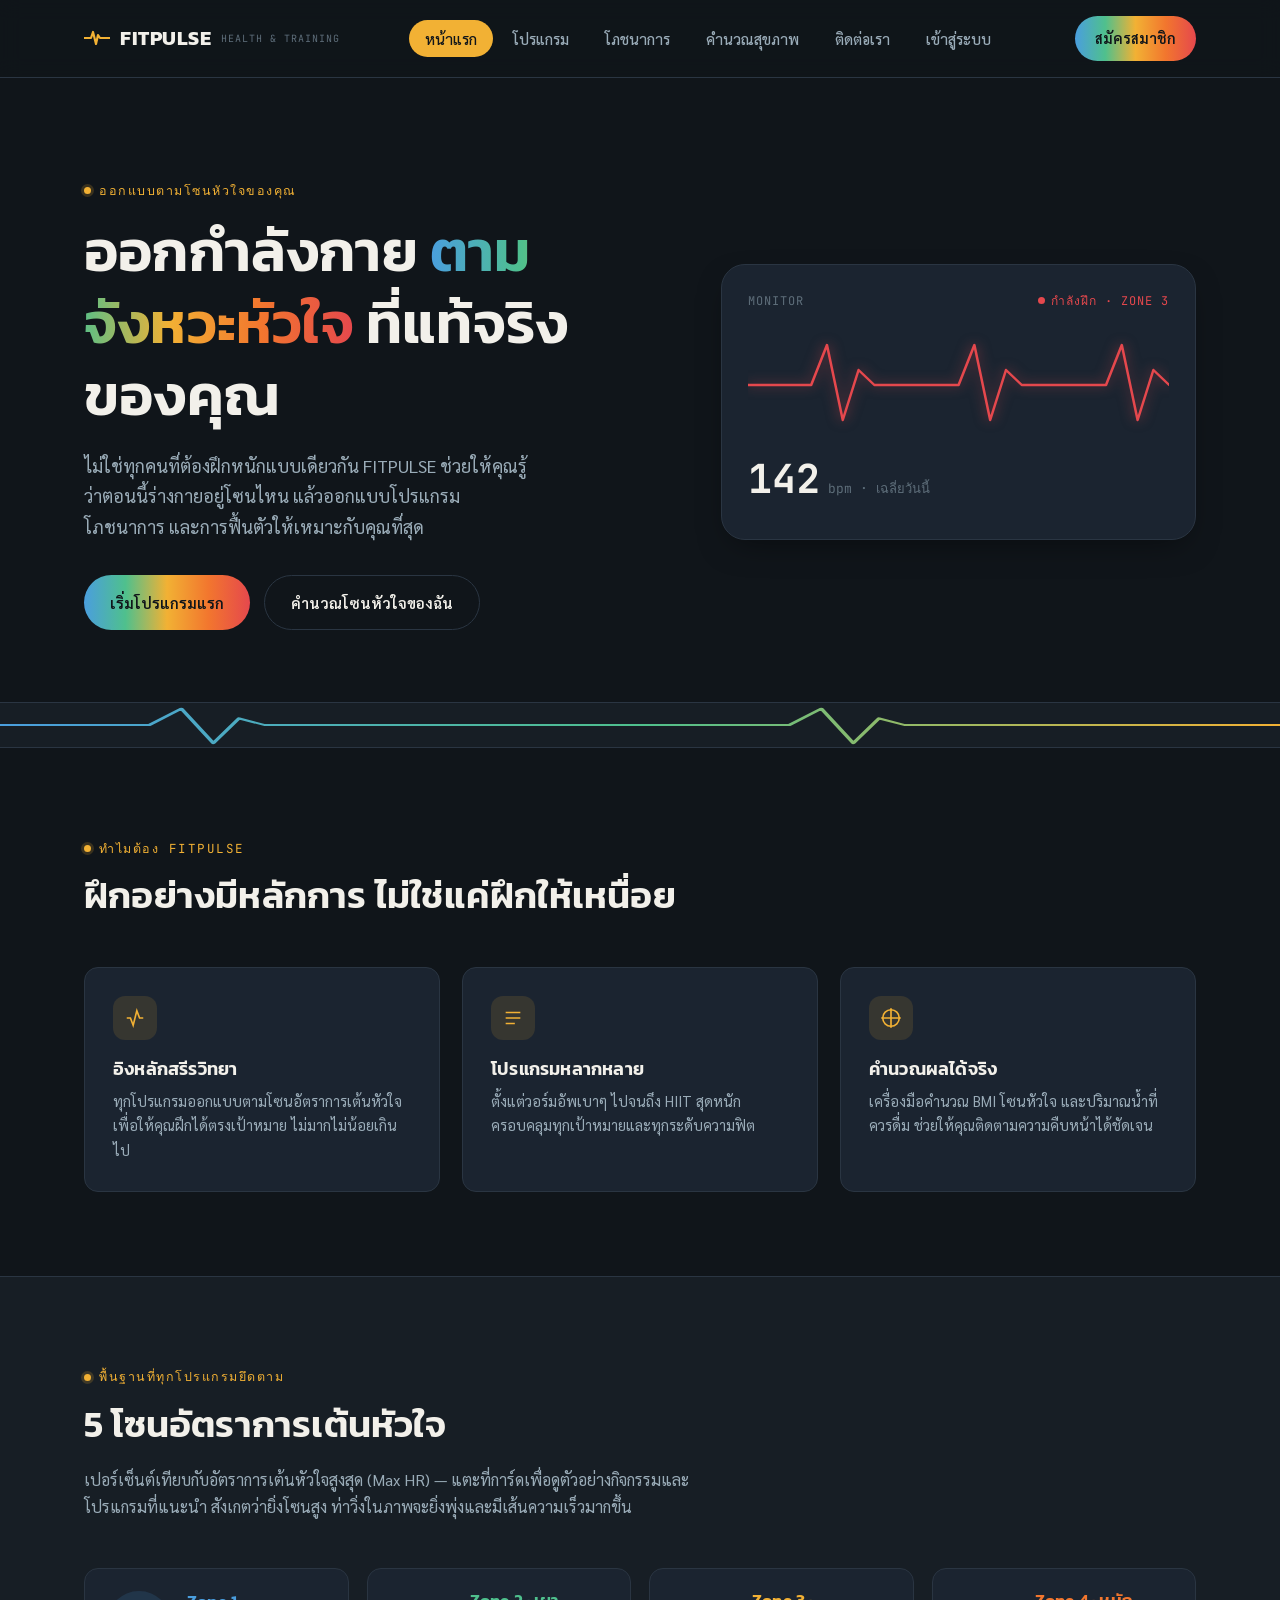
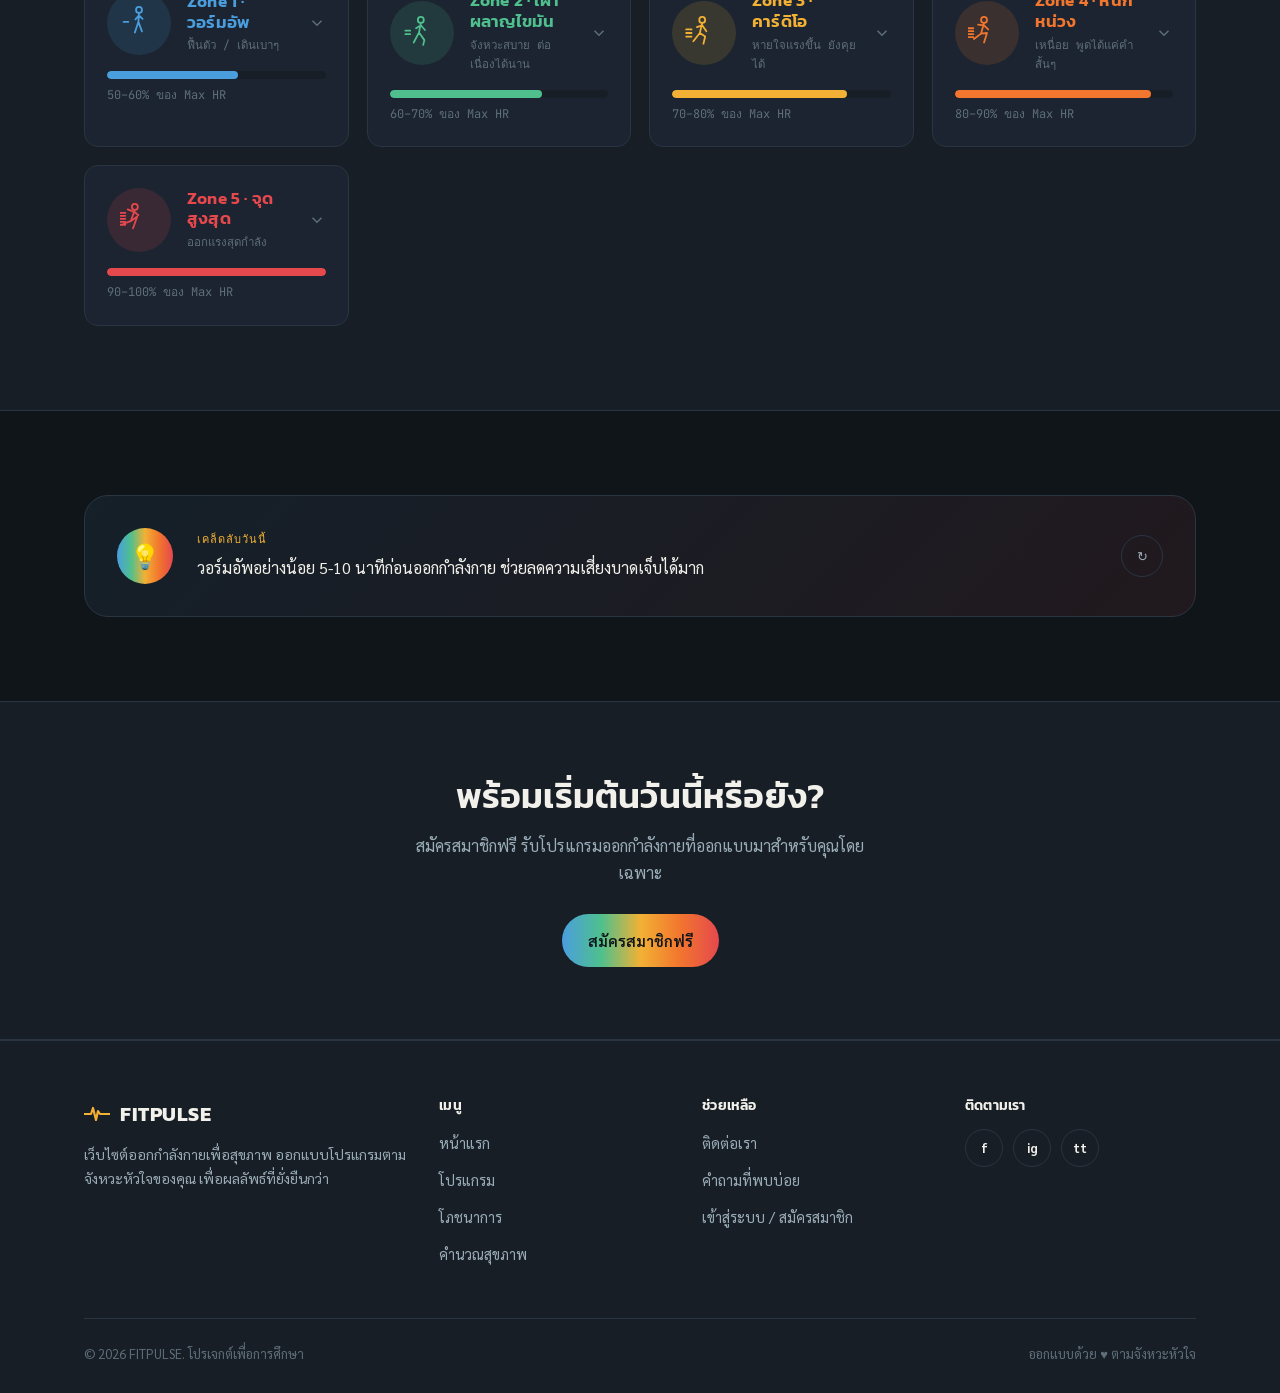
<file: index.html>
<!DOCTYPE html>
<html lang="th">
<head>
<meta charset="UTF-8">
<meta name="viewport" content="width=device-width, initial-scale=1.0">
<title>FITPULSE — ออกกำลังกายตามจังหวะหัวใจคุณ</title>
<meta name="description" content="FITPULSE เว็บไซต์ออกกำลังกายเพื่อสุขภาพ โปรแกรมฝึก โภชนาการ และเครื่องคำนวณสุขภาพ ออกแบบตามโซนอัตราการเต้นหัวใจ">
<link rel="icon" href="data:image/svg+xml,<svg xmlns=%22http://www.w3.org/2000/svg%22 viewBox=%220 0 100 100%22><text y=%22.9em%22 font-size=%2290%22>💓</text></svg>">
<link rel="stylesheet" href="style.css">
</head>
<body>

<!-- ============== HEADER ============== -->
<header class="site-header">
  <nav class="nav">
    <a href="index.html" class="brand">
      <svg class="brand-pulse" viewBox="0 0 26 20"><path d="M0,10 L7,10 L9,4 L12,16 L14,7 L16,10 L26,10"/></svg>
      FITPULSE <small>HEALTH &amp; TRAINING</small>
    </a>
    <ul class="nav-links">
      <li><a href="index.html">หน้าแรก</a></li>
      <li><a href="programs.html">โปรแกรม</a></li>
      <li><a href="nutrition.html">โภชนาการ</a></li>
      <li><a href="calculator.html">คำนวณสุขภาพ</a></li>
      <li><a href="contact.html">ติดต่อเรา</a></li>
      <li><a href="login.html" id="navAuthLink">เข้าสู่ระบบ</a></li>
    </ul>
    <a href="login.html" class="nav-cta" id="navCta">สมัครสมาชิก</a>
    <button class="nav-toggle" aria-label="เปิดเมนู"><span></span><span></span><span></span></button>
  </nav>
</header>

<!-- ============== HERO ============== -->
<section class="hero">
  <div class="container hero-grid">
    <div>
      <span class="eyebrow">ออกแบบตามโซนหัวใจของคุณ</span>
      <h1>ออกกำลังกาย <span class="accent">ตามจังหวะหัวใจ</span> ที่แท้จริงของคุณ</h1>
      <p class="lead">ไม่ใช่ทุกคนที่ต้องฝึกหนักแบบเดียวกัน FITPULSE ช่วยให้คุณรู้ว่าตอนนี้ร่างกายอยู่โซนไหน แล้วออกแบบโปรแกรม โภชนาการ และการฟื้นตัวให้เหมาะกับคุณที่สุด</p>
      <div class="hero-actions">
        <a href="programs.html" class="btn btn-primary">เริ่มโปรแกรมแรก</a>
        <a href="calculator.html" class="btn btn-ghost">คำนวณโซนหัวใจของฉัน</a>
      </div>
    </div>
    <div class="hero-monitor">
      <div class="hero-monitor-head">
        <span>MONITOR</span>
        <span class="live">กำลังฝึก · Zone 3</span>
      </div>
      <svg viewBox="0 0 400 110" preserveAspectRatio="none">
        <path class="ekg-line" d="M0,60 L60,60 L75,20 L90,95 L105,45 L120,60 L200,60 L215,20 L230,95 L245,45 L260,60 L340,60 L355,20 L370,95 L385,45 L400,60"/>
      </svg>
      <div class="hero-bpm"><span class="num">142</span><span class="unit">bpm · เฉลี่ยวันนี้</span></div>
    </div>
  </div>
</section>

<!-- ============== PULSE DIVIDER ============== -->
<div class="pulse-divider">
  <svg viewBox="0 0 1200 46" preserveAspectRatio="none">
    <defs>
      <linearGradient id="zoneGrad" x1="0" y1="0" x2="1" y2="0">
        <stop offset="0%" stop-color="#4A9EDE"/><stop offset="25%" stop-color="#4FC08D"/>
        <stop offset="50%" stop-color="#F2B134"/><stop offset="75%" stop-color="#F2762E"/>
        <stop offset="100%" stop-color="#E5484D"/>
      </linearGradient>
    </defs>
    <path d="M0,23 L70,23 L85,6 L100,42 L112,16 L124,23 L370,23 L385,6 L400,42 L412,16 L424,23 L670,23 L685,6 L700,42 L712,16 L724,23 L970,23 L985,6 L1000,42 L1012,16 L1024,23 L1200,23"/>
  </svg>
</div>

<!-- ============== FEATURES ============== -->
<section>
  <div class="container">
    <div class="section-head reveal">
      <span class="eyebrow">ทำไมต้อง FITPULSE</span>
      <h2>ฝึกอย่างมีหลักการ ไม่ใช่แค่ฝึกให้เหนื่อย</h2>
    </div>
    <div class="grid-3">
      <div class="card reveal">
        <div class="icon"><svg viewBox="0 0 24 24"><path d="M3 12h4l3 8 4-16 3 8h4"/></svg></div>
        <h3>อิงหลักสรีรวิทยา</h3>
        <p>ทุกโปรแกรมออกแบบตามโซนอัตราการเต้นหัวใจ เพื่อให้คุณฝึกได้ตรงเป้าหมาย ไม่มากไม่น้อยเกินไป</p>
      </div>
      <div class="card reveal">
        <div class="icon"><svg viewBox="0 0 24 24"><path d="M4 6h16M4 12h16M4 18h10"/></svg></div>
        <h3>โปรแกรมหลากหลาย</h3>
        <p>ตั้งแต่วอร์มอัพเบาๆ ไปจนถึง HIIT สุดหนัก ครอบคลุมทุกเป้าหมายและทุกระดับความฟิต</p>
      </div>
      <div class="card reveal">
        <div class="icon"><svg viewBox="0 0 24 24"><path d="M12 2v20M2 12h20" stroke-linecap="round"/><circle cx="12" cy="12" r="9"/></svg></div>
        <h3>คำนวณผลได้จริง</h3>
        <p>เครื่องมือคำนวณ BMI โซนหัวใจ และปริมาณน้ำที่ควรดื่ม ช่วยให้คุณติดตามความคืบหน้าได้ชัดเจน</p>
      </div>
    </div>
  </div>
</section>

<!-- ============== HEART ZONES ============== -->
<section style="background:var(--bg-alt); border-top:1px solid var(--line); border-bottom:1px solid var(--line);">
  <div class="container">
    <div class="section-head reveal">
      <span class="eyebrow">พื้นฐานที่ทุกโปรแกรมยึดตาม</span>
      <h2>5 โซนอัตราการเต้นหัวใจ</h2>
      <p>เปอร์เซ็นต์เทียบกับอัตราการเต้นหัวใจสูงสุด (Max HR) — แตะที่การ์ดเพื่อดูตัวอย่างกิจกรรมและโปรแกรมที่แนะนำ สังเกตว่ายิ่งโซนสูง ท่าวิ่งในภาพจะยิ่งพุ่งและมีเส้นความเร็วมากขึ้น</p>
    </div>
    <div class="zone-cards reveal">

      <div class="zone-card" style="--accent:var(--zone1); --accent-bg:rgba(74,158,222,0.14);" tabindex="0" role="button" aria-expanded="false">
        <div class="zone-card-top">
          <div class="zone-illustration">
            <svg viewBox="0 0 64 64"><circle cx="32" cy="10" r="5"/><path d="M32,15 L31,30 M31,30 L25,48 M31,30 L37,46 M32,19 L26,26 M32,19 L38,25"/><path d="M6,30 L14,30"/></svg>
          </div>
          <div class="zone-card-title"><h3>Zone 1 · วอร์มอัพ</h3><span>ฟื้นตัว / เดินเบาๆ</span></div>
          <svg class="chevron" width="18" height="18" viewBox="0 0 24 24" fill="none" stroke="var(--text-faint)" stroke-width="2"><path d="M6 9l6 6 6-6"/></svg>
        </div>
        <div class="zone-card-bar"><div class="zone-card-bar-fill" style="width:60%"></div></div>
        <div class="zone-card-pct">50–60% ของ Max HR</div>
        <div class="zone-card-detail">
          <p>ความหนักต่ำสุด ใช้พูดคุยได้เป็นประโยคยาวๆ สบายๆ เหมาะเป็นช่วงวอร์มอัพก่อนฝึกหนัก หรือฟื้นตัวหลังฝึกหนักในวันถัดมา</p>
          <div class="zone-examples"><span>เดินเร็ว</span><span>ยืดเหยียด</span><span>โยคะเบาๆ</span></div>
          <a href="programs.html?filter=warmup" class="zone-link">ดูโปรแกรมในโซนนี้ →</a>
        </div>
      </div>

      <div class="zone-card" style="--accent:var(--zone2); --accent-bg:rgba(79,192,141,0.14);" tabindex="0" role="button" aria-expanded="false">
        <div class="zone-card-top">
          <div class="zone-illustration">
            <svg viewBox="0 0 64 64"><circle cx="30" cy="10" r="5"/><path d="M30,15 L27,31 M27,31 L18,48 M27,31 L36,44 L34,52 M30,19 L22,24 M30,19 L37,27"/><path d="M4,28 L12,28 M4,34 L12,34"/></svg>
          </div>
          <div class="zone-card-title"><h3>Zone 2 · เผาผลาญไขมัน</h3><span>จังหวะสบาย ต่อเนื่องได้นาน</span></div>
          <svg class="chevron" width="18" height="18" viewBox="0 0 24 24" fill="none" stroke="var(--text-faint)" stroke-width="2"><path d="M6 9l6 6 6-6"/></svg>
        </div>
        <div class="zone-card-bar"><div class="zone-card-bar-fill" style="width:70%"></div></div>
        <div class="zone-card-pct">60–70% ของ Max HR</div>
        <div class="zone-card-detail">
          <p>โซนที่ร่างกายใช้ไขมันเป็นพลังงานหลักได้อย่างมีประสิทธิภาพ ยังพูดเป็นประโยคสั้นๆ ได้ เหมาะทำบ่อยโดยไม่เหนื่อยล้าสะสม</p>
          <div class="zone-examples"><span>ปั่นจักรยาน</span><span>เดินเร็วขึ้นเนิน</span><span>ว่ายน้ำช้าๆ</span></div>
          <a href="programs.html?filter=cardio" class="zone-link">ดูโปรแกรมในโซนนี้ →</a>
        </div>
      </div>

      <div class="zone-card" style="--accent:var(--zone3); --accent-bg:rgba(242,177,52,0.14);" tabindex="0" role="button" aria-expanded="false">
        <div class="zone-card-top">
          <div class="zone-illustration">
            <svg viewBox="0 0 64 64"><circle cx="29" cy="10" r="5"/><path d="M29,15 L25,32 M25,32 L14,46 M25,32 L34,38 L31,50 M29,19 L20,22 M29,19 L36,29"/><path d="M2,26 L11,26 M2,32 L11,32 M2,38 L11,38"/></svg>
          </div>
          <div class="zone-card-title"><h3>Zone 3 · คาร์ดิโอ</h3><span>หายใจแรงขึ้น ยังคุยได้</span></div>
          <svg class="chevron" width="18" height="18" viewBox="0 0 24 24" fill="none" stroke="var(--text-faint)" stroke-width="2"><path d="M6 9l6 6 6-6"/></svg>
        </div>
        <div class="zone-card-bar"><div class="zone-card-bar-fill" style="width:80%"></div></div>
        <div class="zone-card-pct">70–80% ของ Max HR</div>
        <div class="zone-card-detail">
          <p>ความหนักปานกลาง-สูง พูดได้แค่ประโยคสั้นๆ ช่วยเสริมความอึดของหัวใจและปอดได้ดี เป็นโซนหลักของการฝึกคาร์ดิโอทั่วไป</p>
          <div class="zone-examples"><span>วิ่งเหยาะ</span><span>ปั่นจักรยานเร็ว</span><span>เต้นแอโรบิก</span></div>
          <a href="programs.html?filter=cardio" class="zone-link">ดูโปรแกรมในโซนนี้ →</a>
        </div>
      </div>

      <div class="zone-card" style="--accent:var(--zone4); --accent-bg:rgba(242,118,46,0.14);" tabindex="0" role="button" aria-expanded="false">
        <div class="zone-card-top">
          <div class="zone-illustration">
            <svg viewBox="0 0 64 64"><circle cx="27" cy="10" r="5"/><path d="M27,15 L22,33 M22,33 L10,42 M22,33 L32,32 L27,48 M27,19 L17,18 M27,19 L34,26"/><path d="M0,24 L9,24 M0,29 L9,29 M0,34 L9,34 M0,39 L9,39"/></svg>
          </div>
          <div class="zone-card-title"><h3>Zone 4 · หนักหน่วง</h3><span>เหนื่อย พูดได้แค่คำสั้นๆ</span></div>
          <svg class="chevron" width="18" height="18" viewBox="0 0 24 24" fill="none" stroke="var(--text-faint)" stroke-width="2"><path d="M6 9l6 6 6-6"/></svg>
        </div>
        <div class="zone-card-bar"><div class="zone-card-bar-fill" style="width:90%"></div></div>
        <div class="zone-card-pct">80–90% ของ Max HR</div>
        <div class="zone-card-detail">
          <p>ความหนักสูง ใช้พลังงานจากคาร์โบไฮเดรตเป็นหลัก ช่วยเพิ่มความแข็งแรงและอัตราเผาผลาญ ไม่เหมาะฝึกติดต่อกันนานในโซนนี้</p>
          <div class="zone-examples"><span>เวทเทรนนิ่ง</span><span>วิ่งขึ้นเขา</span><span>คอร์เทรนนิ่งหนัก</span></div>
          <a href="programs.html?filter=strength" class="zone-link">ดูโปรแกรมในโซนนี้ →</a>
        </div>
      </div>

      <div class="zone-card" style="--accent:var(--zone5); --accent-bg:rgba(229,72,77,0.14);" tabindex="0" role="button" aria-expanded="false">
        <div class="zone-card-top">
          <div class="zone-illustration">
            <svg viewBox="0 0 64 64"><circle cx="25" cy="10" r="5"/><path d="M25,15 L18,34 M18,34 L6,38 M18,34 L29,26 L22,46 M25,19 L13,14 M25,19 L31,24"/><path d="M0,20 L9,20 M0,25 L9,25 M0,30 L9,30 M0,35 L9,35 M0,40 L9,40"/></svg>
          </div>
          <div class="zone-card-title"><h3>Zone 5 · จุดสูงสุด</h3><span>ออกแรงสุดกำลัง</span></div>
          <svg class="chevron" width="18" height="18" viewBox="0 0 24 24" fill="none" stroke="var(--text-faint)" stroke-width="2"><path d="M6 9l6 6 6-6"/></svg>
        </div>
        <div class="zone-card-bar"><div class="zone-card-bar-fill" style="width:100%"></div></div>
        <div class="zone-card-pct">90–100% ของ Max HR</div>
        <div class="zone-card-detail">
          <p>ความหนักสูงสุด พูดแทบไม่ได้ ใช้ได้แค่ช่วงสั้นๆ ไม่กี่สิบวินาที เหมาะกับ HIIT หรือสปรินต์ ไม่เหมาะสำหรับผู้เริ่มต้นหรือมีปัญหาหัวใจ</p>
          <div class="zone-examples"><span>สปรินต์</span><span>HIIT</span><span>ยกน้ำหนักสูงสุด</span></div>
          <a href="programs.html?filter=hiit" class="zone-link">ดูโปรแกรมในโซนนี้ →</a>
        </div>
      </div>

    </div>
  </div>
</section>

<!-- ============== TIP OF THE DAY ============== -->
<section>
  <div class="container">
    <div class="tip-box reveal">
      <div class="tip-icon">💡</div>
      <div>
        <span class="tip-label">เคล็ดลับวันนี้</span>
        <p id="tipText">กำลังโหลดเคล็ดลับ...</p>
      </div>
      <button class="tip-refresh" id="tipRefresh" aria-label="สุ่มเคล็ดลับใหม่">↻</button>
    </div>
  </div>
</section>

<!-- ============== CTA ============== -->
<div class="cta-band">
  <div class="container">
    <h2 class="reveal">พร้อมเริ่มต้นวันนี้หรือยัง?</h2>
    <p class="reveal">สมัครสมาชิกฟรี รับโปรแกรมออกกำลังกายที่ออกแบบมาสำหรับคุณโดยเฉพาะ</p>
    <a href="contact.html" class="btn btn-primary reveal">สมัครสมาชิกฟรี</a>
  </div>
</div>

<!-- ============== FOOTER ============== -->
<footer class="site-footer">
  <div class="container">
    <div class="footer-grid">
      <div>
        <a href="index.html" class="brand" style="margin-bottom:12px;">
          <svg class="brand-pulse" viewBox="0 0 26 20"><path d="M0,10 L7,10 L9,4 L12,16 L14,7 L16,10 L26,10"/></svg>
          FITPULSE
        </a>
        <p style="font-size:14px;">เว็บไซต์ออกกำลังกายเพื่อสุขภาพ ออกแบบโปรแกรมตามจังหวะหัวใจของคุณ เพื่อผลลัพธ์ที่ยั่งยืนกว่า</p>
      </div>
      <div>
        <h4>เมนู</h4>
        <ul>
          <li><a href="index.html">หน้าแรก</a></li>
          <li><a href="programs.html">โปรแกรม</a></li>
          <li><a href="nutrition.html">โภชนาการ</a></li>
          <li><a href="calculator.html">คำนวณสุขภาพ</a></li>
        </ul>
      </div>
      <div>
        <h4>ช่วยเหลือ</h4>
        <ul>
          <li><a href="contact.html">ติดต่อเรา</a></li>
          <li><a href="contact.html#faq">คำถามที่พบบ่อย</a></li>
          <li><a href="login.html">เข้าสู่ระบบ / สมัครสมาชิก</a></li>
        </ul>
      </div>
      <div>
        <h4>ติดตามเรา</h4>
        <div class="social-row">
          <a href="#" aria-label="Facebook">f</a>
          <a href="#" aria-label="Instagram">ig</a>
          <a href="#" aria-label="TikTok">tt</a>
        </div>
      </div>
    </div>
    <div class="footer-bottom">
      <span>© 2026 FITPULSE. โปรเจกต์เพื่อการศึกษา</span>
      <span>ออกแบบด้วย ♥ ตามจังหวะหัวใจ</span>
    </div>
  </div>
</footer>

<script src="script.js"></script>
</body>
</html>
</file>
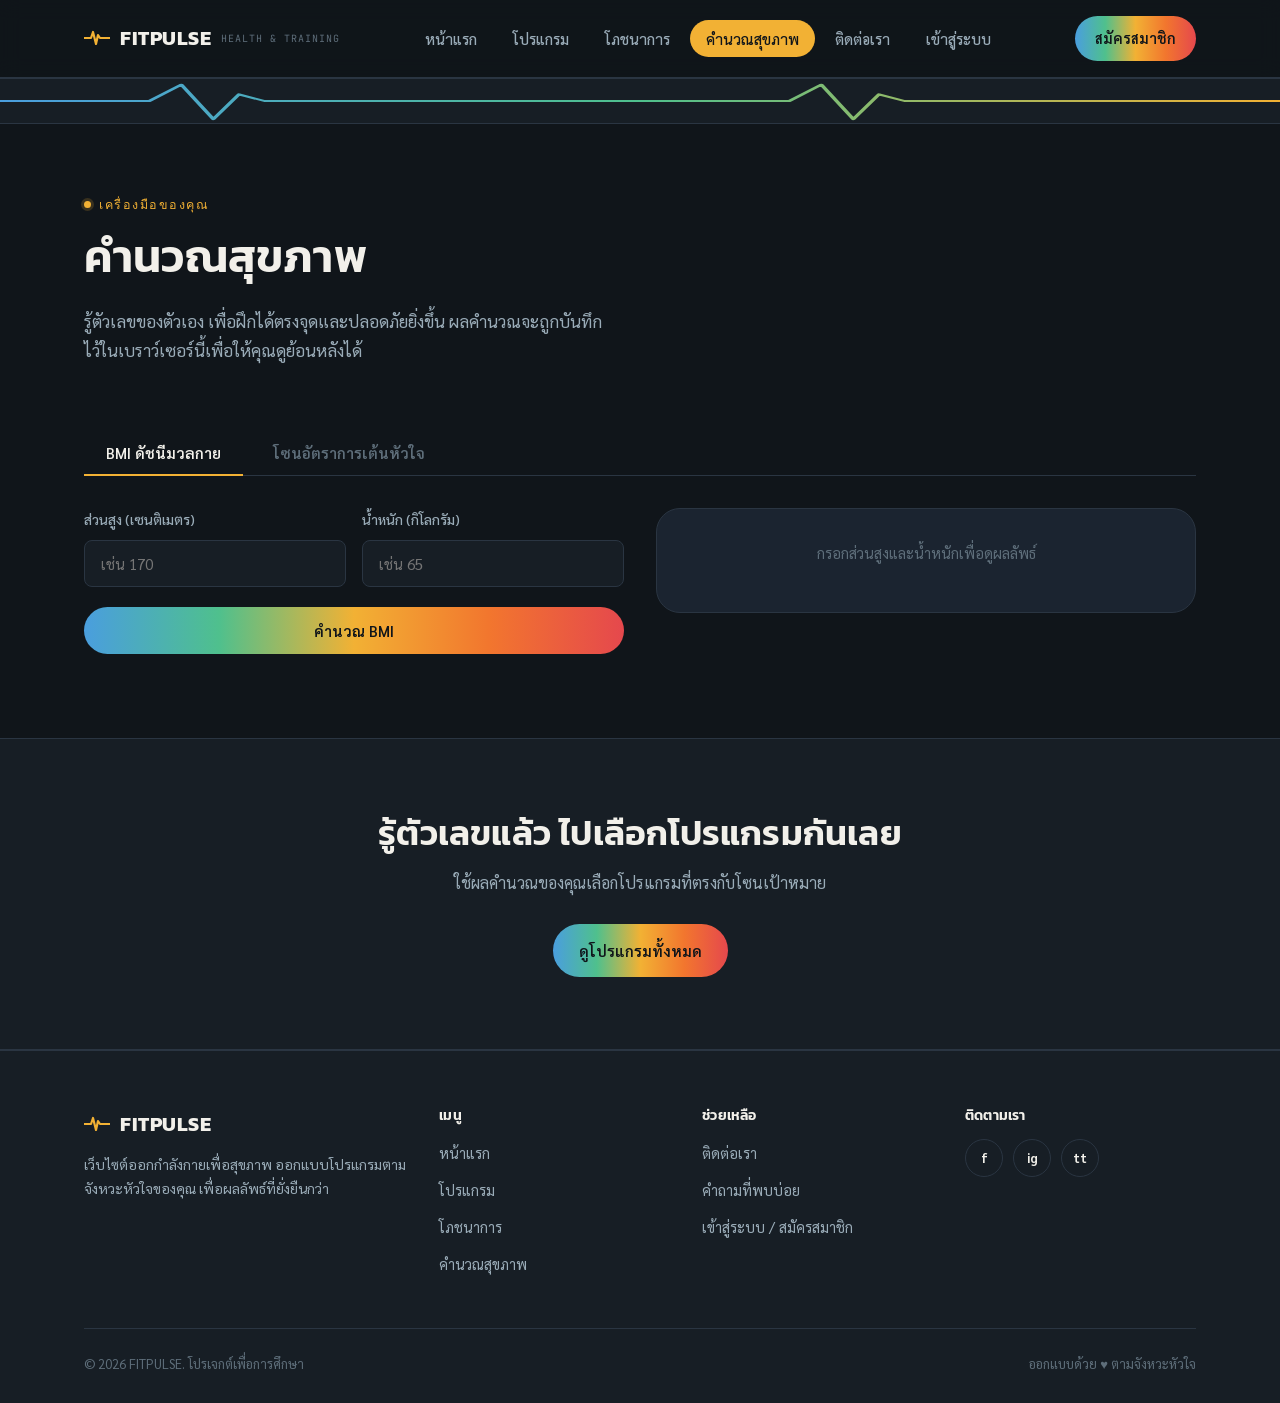
<file: calculator.html>
<!DOCTYPE html>
<html lang="th">
<head>
<meta charset="UTF-8">
<meta name="viewport" content="width=device-width, initial-scale=1.0">
<title>คำนวณสุขภาพ — FITPULSE</title>
<link rel="icon" href="data:image/svg+xml,<svg xmlns=%22http://www.w3.org/2000/svg%22 viewBox=%220 0 100 100%22><text y=%22.9em%22 font-size=%2290%22>💓</text></svg>">
<link rel="stylesheet" href="style.css">
</head>
<body>

<header class="site-header">
  <nav class="nav">
    <a href="index.html" class="brand">
      <svg class="brand-pulse" viewBox="0 0 26 20"><path d="M0,10 L7,10 L9,4 L12,16 L14,7 L16,10 L26,10"/></svg>
      FITPULSE <small>HEALTH &amp; TRAINING</small>
    </a>
    <ul class="nav-links">
      <li><a href="index.html">หน้าแรก</a></li>
      <li><a href="programs.html">โปรแกรม</a></li>
      <li><a href="nutrition.html">โภชนาการ</a></li>
      <li><a href="calculator.html">คำนวณสุขภาพ</a></li>
      <li><a href="contact.html">ติดต่อเรา</a></li>
      <li><a href="login.html" id="navAuthLink">เข้าสู่ระบบ</a></li>
    </ul>
    <a href="login.html" class="nav-cta" id="navCta">สมัครสมาชิก</a>
    <button class="nav-toggle" aria-label="เปิดเมนู"><span></span><span></span><span></span></button>
  </nav>
</header>

<div class="pulse-divider">
  <svg viewBox="0 0 1200 46" preserveAspectRatio="none">
    <defs><linearGradient id="zoneGrad" x1="0" y1="0" x2="1" y2="0">
      <stop offset="0%" stop-color="#4A9EDE"/><stop offset="25%" stop-color="#4FC08D"/>
      <stop offset="50%" stop-color="#F2B134"/><stop offset="75%" stop-color="#F2762E"/>
      <stop offset="100%" stop-color="#E5484D"/></linearGradient></defs>
    <path d="M0,23 L70,23 L85,6 L100,42 L112,16 L124,23 L370,23 L385,6 L400,42 L412,16 L424,23 L670,23 L685,6 L700,42 L712,16 L724,23 L970,23 L985,6 L1000,42 L1012,16 L1024,23 L1200,23"/>
  </svg>
</div>

<section class="page-hero">
  <div class="container">
    <span class="eyebrow">เครื่องมือของคุณ</span>
    <h1>คำนวณสุขภาพ</h1>
    <p class="lead">รู้ตัวเลขของตัวเอง เพื่อฝึกได้ตรงจุดและปลอดภัยยิ่งขึ้น ผลคำนวณจะถูกบันทึกไว้ในเบราว์เซอร์นี้เพื่อให้คุณดูย้อนหลังได้</p>
  </div>
</section>

<section style="padding-top:0;">
  <div class="container">

    <div class="calc-tabs">
      <button class="calc-tab active" data-panel="panelBmi">BMI ดัชนีมวลกาย</button>
      <button class="calc-tab" data-panel="panelHr">โซนอัตราการเต้นหัวใจ</button>
    </div>

    <!-- ===== BMI PANEL ===== -->
    <div class="calc-panel active" id="panelBmi">
      <div class="calc-layout">
        <div>
          <form id="bmiForm">
            <div class="field-row">
              <div class="field">
                <label for="bmiHeight">ส่วนสูง (เซนติเมตร)</label>
                <input type="number" id="bmiHeight" min="100" max="250" placeholder="เช่น 170" required>
              </div>
              <div class="field">
                <label for="bmiWeight">น้ำหนัก (กิโลกรัม)</label>
                <input type="number" id="bmiWeight" min="20" max="250" step="0.1" placeholder="เช่น 65" required>
              </div>
            </div>
            <button type="submit" class="btn btn-primary btn-block">คำนวณ BMI</button>
          </form>
        </div>
        <div class="result-card" id="bmiResult">
          <p class="result-empty">กรอกส่วนสูงและน้ำหนักเพื่อดูผลลัพธ์</p>
        </div>
      </div>
    </div>

    <!-- ===== HEART RATE PANEL ===== -->
    <div class="calc-panel" id="panelHr">
      <div class="calc-layout">
        <div>
          <form id="hrForm">
            <div class="field">
              <label for="hrAge">อายุ (ปี)</label>
              <input type="number" id="hrAge" min="10" max="100" placeholder="เช่น 22" required>
            </div>
            <button type="submit" class="btn btn-primary btn-block">คำนวณโซนหัวใจ</button>
          </form>
          <p class="result-note" style="margin-top:20px;">คำนวณจากสูตร Max HR = 220 − อายุ เป็นสูตรประมาณการทั่วไป ความแม่นยำจริงอาจต่างกันในแต่ละบุคคล</p>
        </div>
        <div class="result-card" id="hrResult">
          <p class="result-empty">กรอกอายุเพื่อดูโซนอัตราการเต้นหัวใจของคุณ</p>
        </div>
      </div>
    </div>

  </div>
</section>

<div class="cta-band">
  <div class="container">
    <h2>รู้ตัวเลขแล้ว ไปเลือกโปรแกรมกันเลย</h2>
    <p>ใช้ผลคำนวณของคุณเลือกโปรแกรมที่ตรงกับโซนเป้าหมาย</p>
    <a href="programs.html" class="btn btn-primary">ดูโปรแกรมทั้งหมด</a>
  </div>
</div>

<footer class="site-footer">
  <div class="container">
    <div class="footer-grid">
      <div>
        <a href="index.html" class="brand" style="margin-bottom:12px;">
          <svg class="brand-pulse" viewBox="0 0 26 20"><path d="M0,10 L7,10 L9,4 L12,16 L14,7 L16,10 L26,10"/></svg>
          FITPULSE
        </a>
        <p style="font-size:14px;">เว็บไซต์ออกกำลังกายเพื่อสุขภาพ ออกแบบโปรแกรมตามจังหวะหัวใจของคุณ เพื่อผลลัพธ์ที่ยั่งยืนกว่า</p>
      </div>
      <div>
        <h4>เมนู</h4>
        <ul>
          <li><a href="index.html">หน้าแรก</a></li>
          <li><a href="programs.html">โปรแกรม</a></li>
          <li><a href="nutrition.html">โภชนาการ</a></li>
          <li><a href="calculator.html">คำนวณสุขภาพ</a></li>
        </ul>
      </div>
      <div>
        <h4>ช่วยเหลือ</h4>
        <ul>
          <li><a href="contact.html">ติดต่อเรา</a></li>
          <li><a href="contact.html#faq">คำถามที่พบบ่อย</a></li>
          <li><a href="login.html">เข้าสู่ระบบ / สมัครสมาชิก</a></li>
        </ul>
      </div>
      <div>
        <h4>ติดตามเรา</h4>
        <div class="social-row">
          <a href="#" aria-label="Facebook">f</a>
          <a href="#" aria-label="Instagram">ig</a>
          <a href="#" aria-label="TikTok">tt</a>
        </div>
      </div>
    </div>
    <div class="footer-bottom">
      <span>© 2026 FITPULSE. โปรเจกต์เพื่อการศึกษา</span>
      <span>ออกแบบด้วย ♥ ตามจังหวะหัวใจ</span>
    </div>
  </div>
</footer>

<script src="script.js"></script>
</body>
</html>
</file>
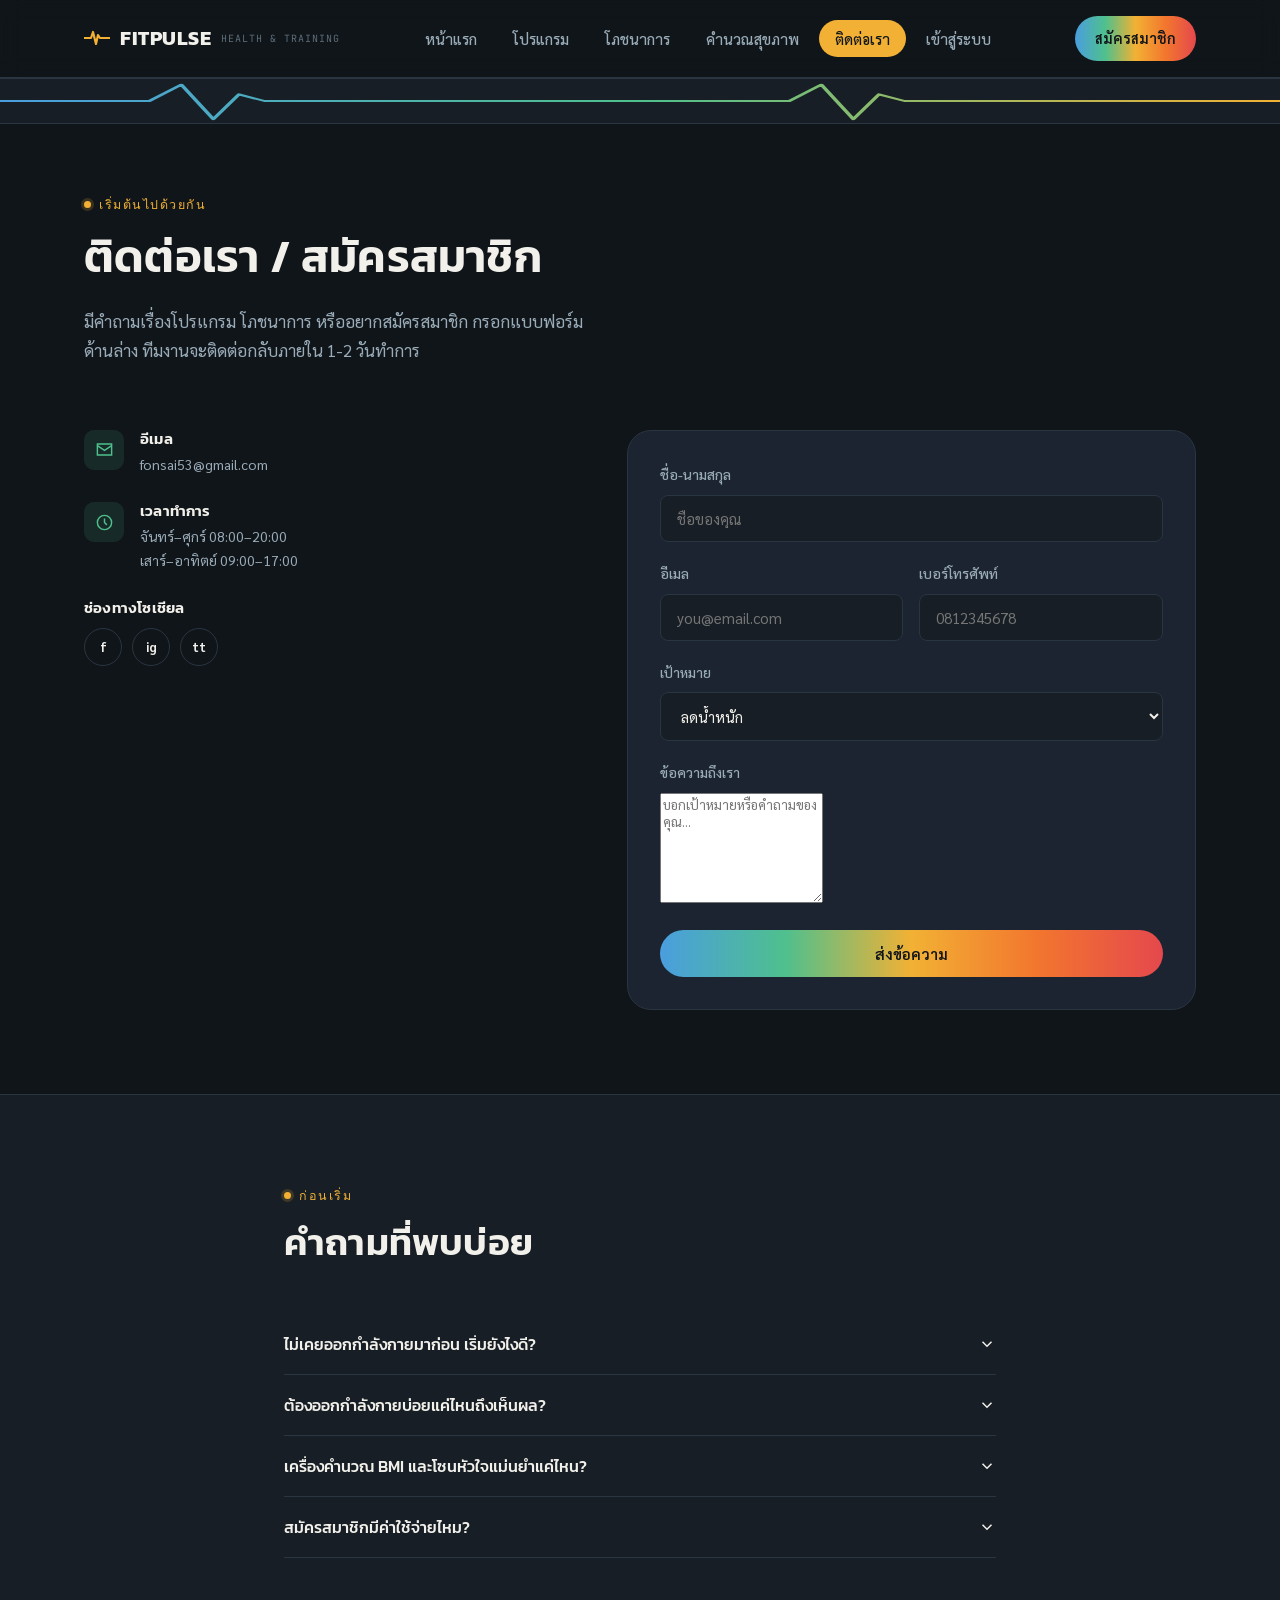
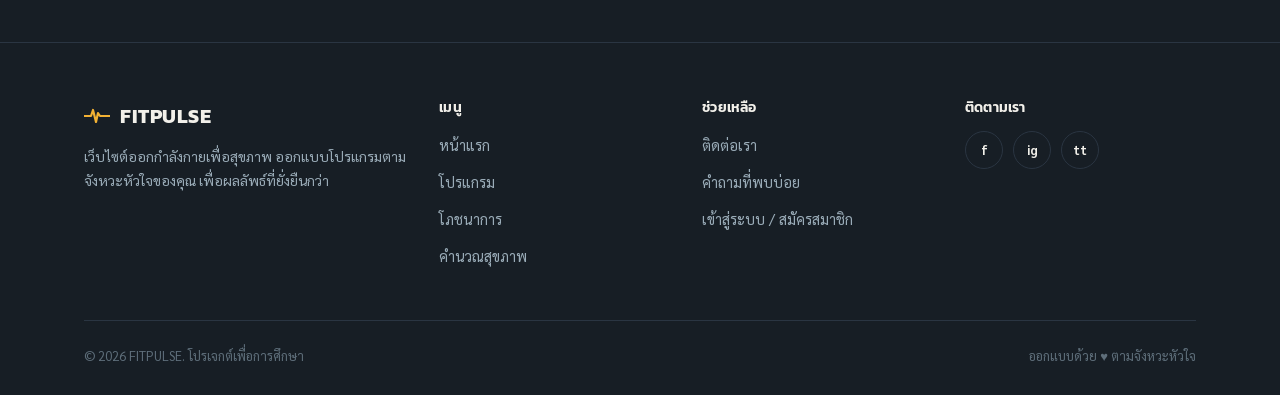
<file: contact.html>
<!DOCTYPE html>
<html lang="th">
<head>
<meta charset="UTF-8">
<meta name="viewport" content="width=device-width, initial-scale=1.0">
<title>ติดต่อเรา — FITPULSE</title>
<link rel="icon" href="data:image/svg+xml,<svg xmlns=%22http://www.w3.org/2000/svg%22 viewBox=%220 0 100 100%22><text y=%22.9em%22 font-size=%2290%22>💓</text></svg>">
<link rel="stylesheet" href="style.css">
</head>
<body>

<header class="site-header">
  <nav class="nav">
    <a href="index.html" class="brand">
      <svg class="brand-pulse" viewBox="0 0 26 20"><path d="M0,10 L7,10 L9,4 L12,16 L14,7 L16,10 L26,10"/></svg>
      FITPULSE <small>HEALTH &amp; TRAINING</small>
    </a>
    <ul class="nav-links">
      <li><a href="index.html">หน้าแรก</a></li>
      <li><a href="programs.html">โปรแกรม</a></li>
      <li><a href="nutrition.html">โภชนาการ</a></li>
      <li><a href="calculator.html">คำนวณสุขภาพ</a></li>
      <li><a href="contact.html">ติดต่อเรา</a></li>
      <li><a href="login.html" id="navAuthLink">เข้าสู่ระบบ</a></li>
    </ul>
    <a href="login.html" class="nav-cta" id="navCta">สมัครสมาชิก</a>
    <button class="nav-toggle" aria-label="เปิดเมนู"><span></span><span></span><span></span></button>
  </nav>
</header>

<div class="pulse-divider">
  <svg viewBox="0 0 1200 46" preserveAspectRatio="none">
    <defs><linearGradient id="zoneGrad" x1="0" y1="0" x2="1" y2="0">
      <stop offset="0%" stop-color="#4A9EDE"/><stop offset="25%" stop-color="#4FC08D"/>
      <stop offset="50%" stop-color="#F2B134"/><stop offset="75%" stop-color="#F2762E"/>
      <stop offset="100%" stop-color="#E5484D"/></linearGradient></defs>
    <path d="M0,23 L70,23 L85,6 L100,42 L112,16 L124,23 L370,23 L385,6 L400,42 L412,16 L424,23 L670,23 L685,6 L700,42 L712,16 L724,23 L970,23 L985,6 L1000,42 L1012,16 L1024,23 L1200,23"/>
  </svg>
</div>

<section class="page-hero">
  <div class="container">
    <span class="eyebrow">เริ่มต้นไปด้วยกัน</span>
    <h1>ติดต่อเรา / สมัครสมาชิก</h1>
    <p class="lead">มีคำถามเรื่องโปรแกรม โภชนาการ หรืออยากสมัครสมาชิก กรอกแบบฟอร์มด้านล่าง ทีมงานจะติดต่อกลับภายใน 1-2 วันทำการ</p>
  </div>
</section>

<section style="padding-top:0;">
  <div class="container contact-layout">

    <div>
      <div class="info-item">
        <div class="icon"><svg viewBox="0 0 24 24"><path d="M3 5h18v14H3z"/><path d="M3 7l9 6 9-6"/></svg></div>
        <div><h4>อีเมล</h4><p>fonsai53@gmail.com</p></div>
      </div>
      <div class="info-item">
        <div class="icon"><svg viewBox="0 0 24 24"><circle cx="12" cy="12" r="9"/><path d="M12 7v5l3 3"/></svg></div>
        <div><h4>เวลาทำการ</h4><p>จันทร์–ศุกร์ 08:00–20:00<br>เสาร์–อาทิตย์ 09:00–17:00</p></div>
      </div>
      <div style="margin-top:24px;">
        <h4 style="font-size:15px; margin-bottom:10px;">ช่องทางโซเชียล</h4>
        <div class="social-row">
          <a href="#" aria-label="Facebook">f</a>
          <a href="#" aria-label="Instagram">ig</a>
          <a href="#" aria-label="TikTok">tt</a>
        </div>
      </div>
    </div>

    <div class="form-card">
      <form id="contactForm" novalidate>
        <div class="field">
          <label for="cName">ชื่อ-นามสกุล</label>
          <input type="text" id="cName" placeholder="ชื่อของคุณ">
          <span class="field-error-msg"></span>
        </div>
        <div class="field-row">
          <div class="field">
            <label for="cEmail">อีเมล</label>
            <input type="email" id="cEmail" placeholder="you@email.com">
            <span class="field-error-msg"></span>
          </div>
          <div class="field">
            <label for="cPhone">เบอร์โทรศัพท์</label>
            <input type="tel" id="cPhone" placeholder="0812345678">
            <span class="field-error-msg"></span>
          </div>
        </div>
        <div class="field">
          <label for="cGoal">เป้าหมาย</label>
          <select id="cGoal">
            <option>ลดน้ำหนัก</option>
            <option>สร้างกล้ามเนื้อ</option>
            <option>เพิ่มความอึด</option>
            <option>สุขภาพโดยรวม</option>
          </select>
        </div>
        <div class="field">
          <label for="cMessage">ข้อความถึงเรา</label>
          <textarea id="cMessage" placeholder="บอกเป้าหมายหรือคำถามของคุณ..."></textarea>
          <span class="field-error-msg"></span>
        </div>
        <button type="submit" class="btn btn-primary btn-block">ส่งข้อความ</button>
        <div class="form-success" id="formSuccess">
          <span>✓</span>
          <span>ส่งข้อความเรียบร้อยแล้ว ทีมงานจะติดต่อกลับเร็วๆ นี้</span>
        </div>
      </form>
    </div>

  </div>
</section>

<section id="faq" style="background:var(--bg-alt); border-top:1px solid var(--line);">
  <div class="container" style="max-width:760px;">
    <div class="section-head reveal">
      <span class="eyebrow">ก่อนเริ่ม</span>
      <h2>คำถามที่พบบ่อย</h2>
    </div>
    <div class="reveal">
      <div class="faq-item">
        <button class="faq-q">ไม่เคยออกกำลังกายมาก่อน เริ่มยังไงดี? <svg class="chevron" width="18" height="18" viewBox="0 0 24 24" fill="none" stroke="currentColor" stroke-width="2"><path d="M6 9l6 6 6-6"/></svg></button>
        <div class="faq-a"><p>เริ่มจากโปรแกรม Zone 1-2 อย่างวอร์มอัพหรือโยคะก่อน 2-3 สัปดาห์ ให้ร่างกายปรับตัว แล้วค่อยเพิ่มความหนักทีละน้อย</p></div>
      </div>
      <div class="faq-item">
        <button class="faq-q">ต้องออกกำลังกายบ่อยแค่ไหนถึงเห็นผล? <svg class="chevron" width="18" height="18" viewBox="0 0 24 24" fill="none" stroke="currentColor" stroke-width="2"><path d="M6 9l6 6 6-6"/></svg></button>
        <div class="faq-a"><p>โดยทั่วไป 3-4 ครั้งต่อสัปดาห์ ผสมทั้งคาร์ดิโอและสร้างกล้ามเนื้อ จะเริ่มเห็นความเปลี่ยนแปลงในช่วง 4-6 สัปดาห์ ขึ้นกับความสม่ำเสมอและโภชนาการ</p></div>
      </div>
      <div class="faq-item">
        <button class="faq-q">เครื่องคำนวณ BMI และโซนหัวใจแม่นยำแค่ไหน? <svg class="chevron" width="18" height="18" viewBox="0 0 24 24" fill="none" stroke="currentColor" stroke-width="2"><path d="M6 9l6 6 6-6"/></svg></button>
        <div class="faq-a"><p>เป็นการประมาณการเบื้องต้นจากสูตรมาตรฐานทั่วไป เหมาะสำหรับใช้เป็นแนวทาง หากมีโรคประจำตัวหรือข้อกังวลด้านสุขภาพ ควรปรึกษาแพทย์หรือผู้เชี่ยวชาญโดยตรง</p></div>
      </div>
      <div class="faq-item">
        <button class="faq-q">สมัครสมาชิกมีค่าใช้จ่ายไหม? <svg class="chevron" width="18" height="18" viewBox="0 0 24 24" fill="none" stroke="currentColor" stroke-width="2"><path d="M6 9l6 6 6-6"/></svg></button>
        <div class="faq-a"><p>การสมัครสมาชิกพื้นฐานไม่มีค่าใช้จ่าย กรอกแบบฟอร์มด้านบนแล้วทีมงานจะติดต่อกลับพร้อมรายละเอียดแพ็กเกจเพิ่มเติม</p></div>
      </div>
    </div>
  </div>
</section>

<footer class="site-footer">
  <div class="container">
    <div class="footer-grid">
      <div>
        <a href="index.html" class="brand" style="margin-bottom:12px;">
          <svg class="brand-pulse" viewBox="0 0 26 20"><path d="M0,10 L7,10 L9,4 L12,16 L14,7 L16,10 L26,10"/></svg>
          FITPULSE
        </a>
        <p style="font-size:14px;">เว็บไซต์ออกกำลังกายเพื่อสุขภาพ ออกแบบโปรแกรมตามจังหวะหัวใจของคุณ เพื่อผลลัพธ์ที่ยั่งยืนกว่า</p>
      </div>
      <div>
        <h4>เมนู</h4>
        <ul>
          <li><a href="index.html">หน้าแรก</a></li>
          <li><a href="programs.html">โปรแกรม</a></li>
          <li><a href="nutrition.html">โภชนาการ</a></li>
          <li><a href="calculator.html">คำนวณสุขภาพ</a></li>
        </ul>
      </div>
      <div>
        <h4>ช่วยเหลือ</h4>
        <ul>
          <li><a href="contact.html">ติดต่อเรา</a></li>
          <li><a href="contact.html#faq">คำถามที่พบบ่อย</a></li>
          <li><a href="login.html">เข้าสู่ระบบ / สมัครสมาชิก</a></li>
        </ul>
      </div>
      <div>
        <h4>ติดตามเรา</h4>
        <div class="social-row">
          <a href="#" aria-label="Facebook">f</a>
          <a href="#" aria-label="Instagram">ig</a>
          <a href="#" aria-label="TikTok">tt</a>
        </div>
      </div>
    </div>
    <div class="footer-bottom">
      <span>© 2026 FITPULSE. โปรเจกต์เพื่อการศึกษา</span>
      <span>ออกแบบด้วย ♥ ตามจังหวะหัวใจ</span>
    </div>
  </div>
</footer>

<script src="script.js"></script>
</body>
</html>
</file>
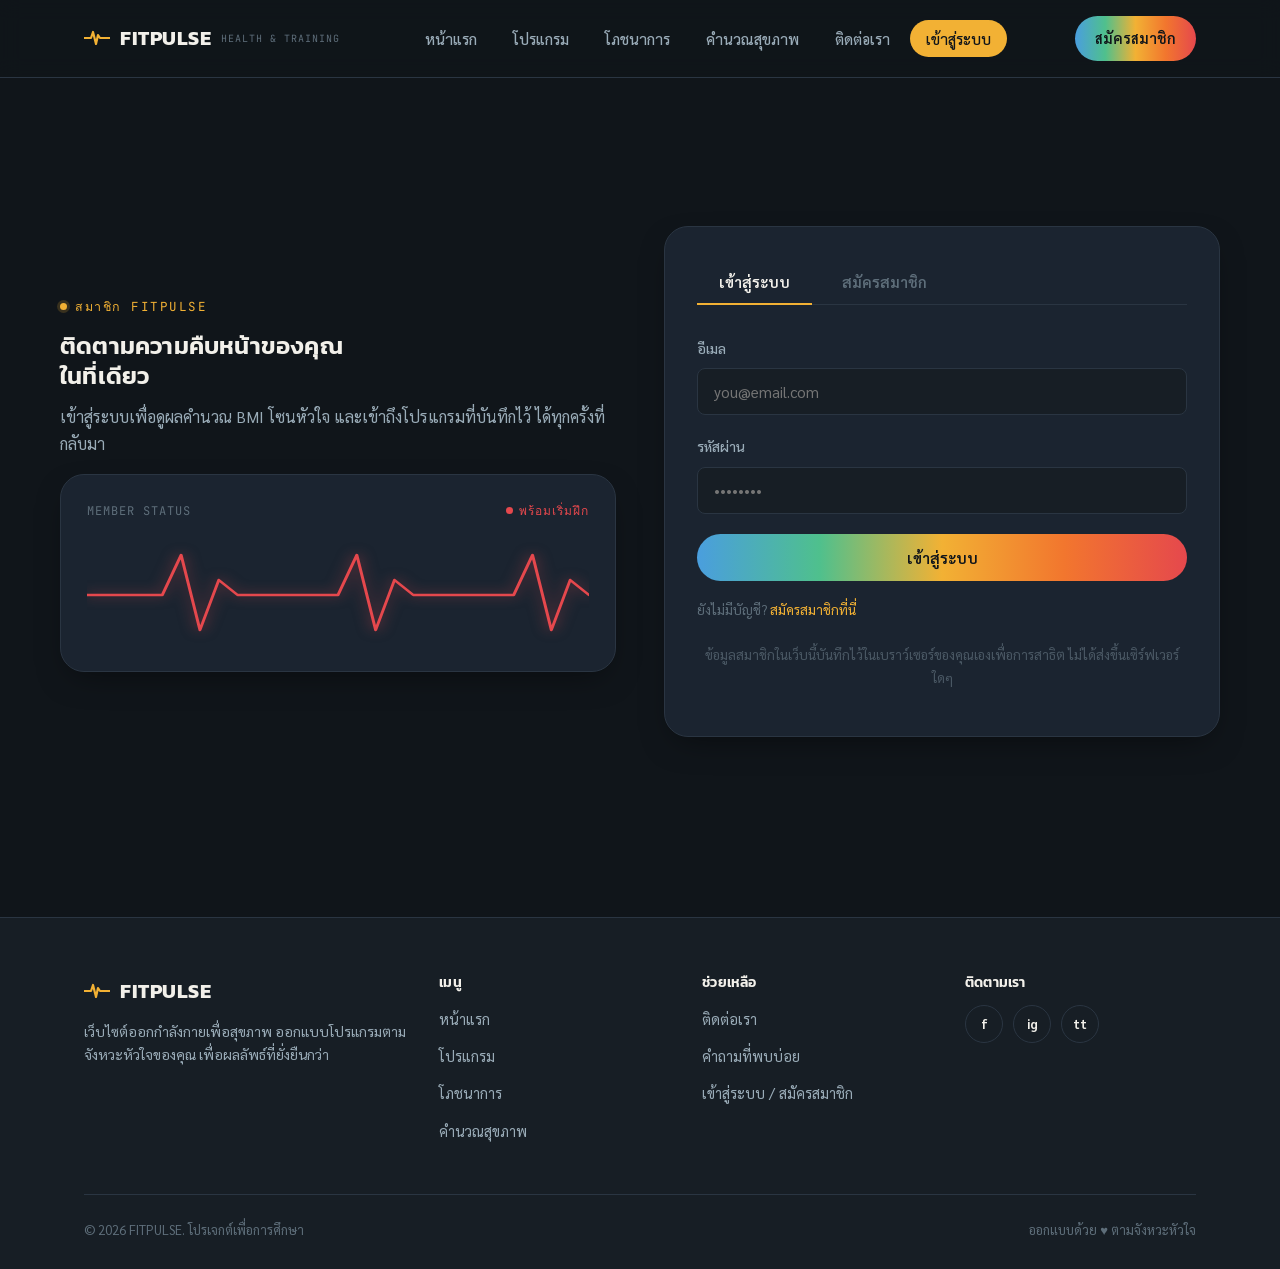
<file: login.html>
<!DOCTYPE html>
<html lang="th">
<head>
<meta charset="UTF-8">
<meta name="viewport" content="width=device-width, initial-scale=1.0">
<title>เข้าสู่ระบบ / สมัครสมาชิก — FITPULSE</title>
<link rel="icon" href="data:image/svg+xml,<svg xmlns=%22http://www.w3.org/2000/svg%22 viewBox=%220 0 100 100%22><text y=%22.9em%22 font-size=%2290%22>💓</text></svg>">
<link rel="stylesheet" href="style.css">
</head>
<body>

<header class="site-header">
  <nav class="nav">
    <a href="index.html" class="brand">
      <svg class="brand-pulse" viewBox="0 0 26 20"><path d="M0,10 L7,10 L9,4 L12,16 L14,7 L16,10 L26,10"/></svg>
      FITPULSE <small>HEALTH &amp; TRAINING</small>
    </a>
    <ul class="nav-links">
      <li><a href="index.html">หน้าแรก</a></li>
      <li><a href="programs.html">โปรแกรม</a></li>
      <li><a href="nutrition.html">โภชนาการ</a></li>
      <li><a href="calculator.html">คำนวณสุขภาพ</a></li>
      <li><a href="contact.html">ติดต่อเรา</a></li>
      <li><a href="login.html" id="navAuthLink">เข้าสู่ระบบ</a></li>
    </ul>
    <a href="login.html" class="nav-cta" id="navCta">สมัครสมาชิก</a>
    <button class="nav-toggle" aria-label="เปิดเมนู"><span></span><span></span><span></span></button>
  </nav>
</header>

<section class="auth-page">
  <div class="container auth-layout">

    <div class="auth-side">
      <span class="eyebrow">สมาชิก FITPULSE</span>
      <h1>ติดตามความคืบหน้าของคุณ<br>ในที่เดียว</h1>
      <p class="lead">เข้าสู่ระบบเพื่อดูผลคำนวณ BMI โซนหัวใจ และเข้าถึงโปรแกรมที่บันทึกไว้ ได้ทุกครั้งที่กลับมา</p>
      <div class="hero-monitor">
        <div class="hero-monitor-head">
          <span>MEMBER STATUS</span>
          <span class="live">พร้อมเริ่มฝึก</span>
        </div>
        <svg viewBox="0 0 400 110" preserveAspectRatio="none">
          <path class="ekg-line" d="M0,60 L60,60 L75,20 L90,95 L105,45 L120,60 L200,60 L215,20 L230,95 L245,45 L260,60 L340,60 L355,20 L370,95 L385,45 L400,60"/>
        </svg>
      </div>
    </div>

    <div class="auth-card">
      <div class="calc-tabs" id="authTabs">
        <button class="calc-tab active" data-panel="loginPanel">เข้าสู่ระบบ</button>
        <button class="calc-tab" data-panel="registerPanel">สมัครสมาชิก</button>
      </div>

      <!-- ===== LOGIN ===== -->
      <div class="calc-panel active" id="loginPanel">
        <form id="loginForm" novalidate>
          <div class="field">
            <label for="loginEmail">อีเมล</label>
            <input type="email" id="loginEmail" placeholder="you@email.com" required>
          </div>
          <div class="field">
            <label for="loginPassword">รหัสผ่าน</label>
            <input type="password" id="loginPassword" placeholder="••••••••" required>
          </div>
          <p class="field-error-msg" id="loginError" style="display:none;"></p>
          <button type="submit" class="btn btn-primary btn-block">เข้าสู่ระบบ</button>
        </form>
        <p class="result-note">ยังไม่มีบัญชี? <a href="#" data-switch="registerPanel" style="color:var(--zone3)">สมัครสมาชิกที่นี่</a></p>
      </div>

      <!-- ===== REGISTER ===== -->
      <div class="calc-panel" id="registerPanel">
        <form id="registerForm" novalidate>
          <div class="field">
            <label for="regName">ชื่อ-นามสกุล</label>
            <input type="text" id="regName" placeholder="ชื่อของคุณ" required>
          </div>
          <div class="field">
            <label for="regEmail">อีเมล</label>
            <input type="email" id="regEmail" placeholder="you@email.com" required>
          </div>
          <div class="field">
            <label for="regPassword">รหัสผ่าน (อย่างน้อย 6 ตัวอักษร)</label>
            <input type="password" id="regPassword" placeholder="••••••••" minlength="6" required>
          </div>
          <p class="field-error-msg" id="registerError" style="display:none;"></p>
          <button type="submit" class="btn btn-primary btn-block">สร้างบัญชี</button>
        </form>
        <p class="result-note">มีบัญชีอยู่แล้ว? <a href="#" data-switch="loginPanel" style="color:var(--zone3)">เข้าสู่ระบบที่นี่</a></p>
      </div>

      <p class="result-note" style="margin-top:22px; text-align:center; opacity:0.7;">
        ข้อมูลสมาชิกในเว็บนี้บันทึกไว้ในเบราว์เซอร์ของคุณเองเพื่อการสาธิต ไม่ได้ส่งขึ้นเซิร์ฟเวอร์ใดๆ
      </p>
    </div>

  </div>
</section>

<footer class="site-footer">
  <div class="container">
    <div class="footer-grid">
      <div>
        <a href="index.html" class="brand" style="margin-bottom:12px;">
          <svg class="brand-pulse" viewBox="0 0 26 20"><path d="M0,10 L7,10 L9,4 L12,16 L14,7 L16,10 L26,10"/></svg>
          FITPULSE
        </a>
        <p style="font-size:14px;">เว็บไซต์ออกกำลังกายเพื่อสุขภาพ ออกแบบโปรแกรมตามจังหวะหัวใจของคุณ เพื่อผลลัพธ์ที่ยั่งยืนกว่า</p>
      </div>
      <div>
        <h4>เมนู</h4>
        <ul>
          <li><a href="index.html">หน้าแรก</a></li>
          <li><a href="programs.html">โปรแกรม</a></li>
          <li><a href="nutrition.html">โภชนาการ</a></li>
          <li><a href="calculator.html">คำนวณสุขภาพ</a></li>
        </ul>
      </div>
      <div>
        <h4>ช่วยเหลือ</h4>
        <ul>
          <li><a href="contact.html">ติดต่อเรา</a></li>
          <li><a href="contact.html#faq">คำถามที่พบบ่อย</a></li>
          <li><a href="login.html">เข้าสู่ระบบ / สมัครสมาชิก</a></li>
        </ul>
      </div>
      <div>
        <h4>ติดตามเรา</h4>
        <div class="social-row">
          <a href="#" aria-label="Facebook">f</a>
          <a href="#" aria-label="Instagram">ig</a>
          <a href="#" aria-label="TikTok">tt</a>
        </div>
      </div>
    </div>
    <div class="footer-bottom">
      <span>© 2026 FITPULSE. โปรเจกต์เพื่อการศึกษา</span>
      <span>ออกแบบด้วย ♥ ตามจังหวะหัวใจ</span>
    </div>
  </div>
</footer>

<script src="script.js"></script>
</body>
</html>
</file>
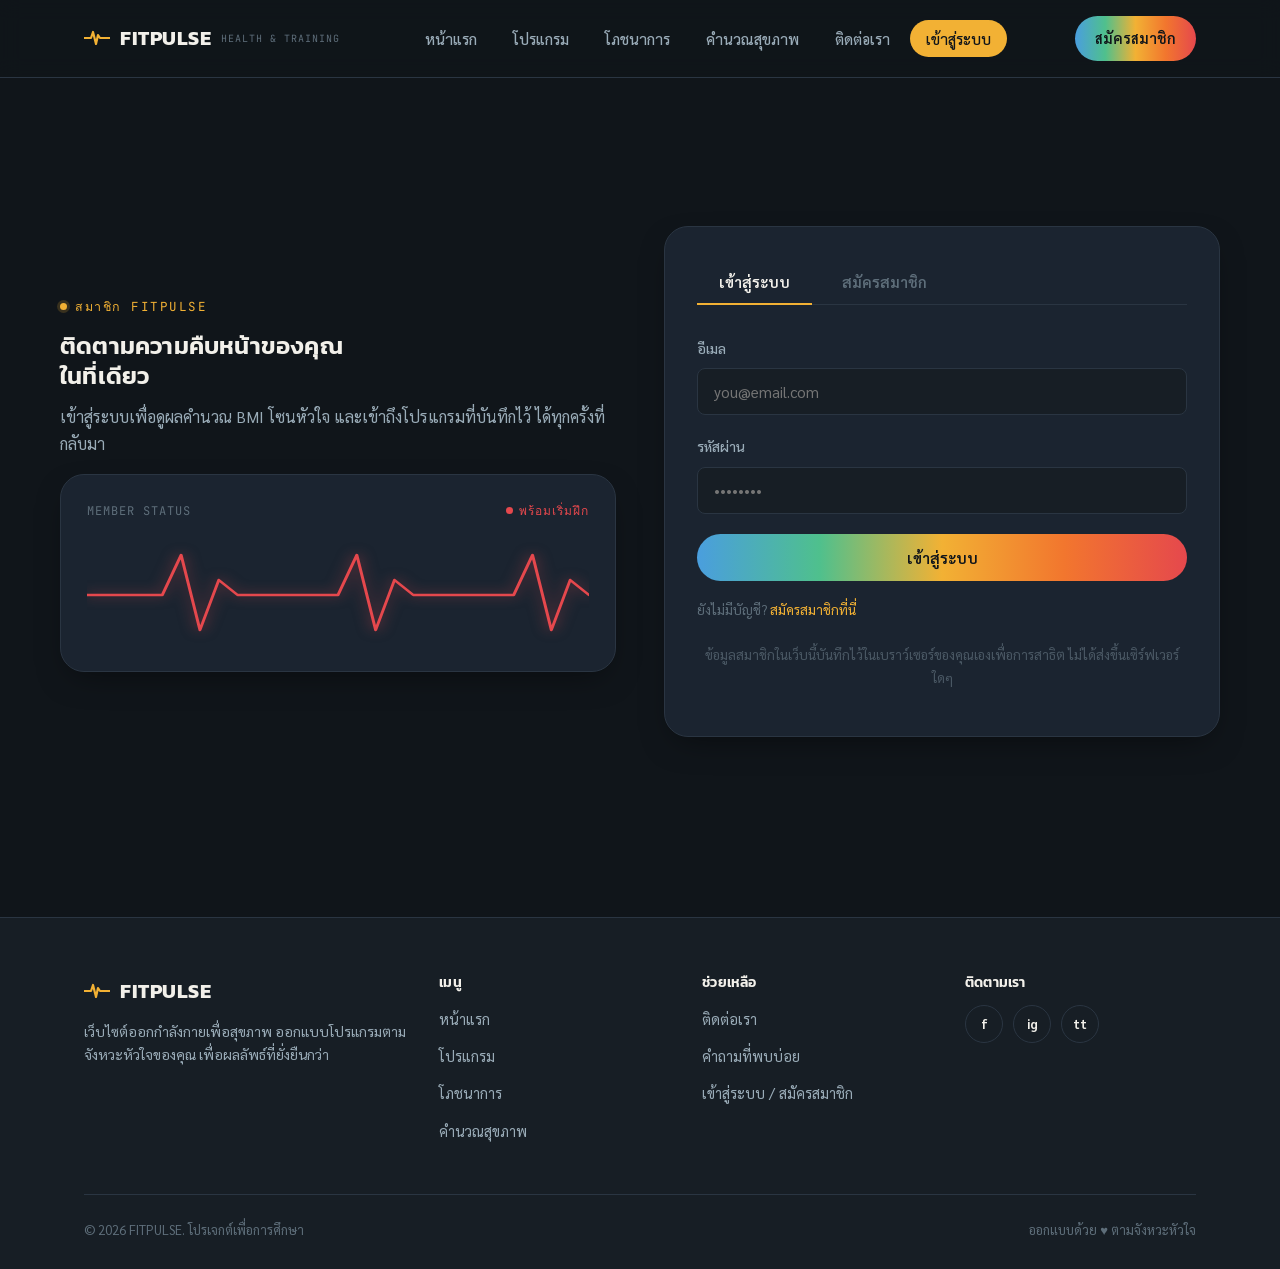
<file: member.html>
<!DOCTYPE html>
<html lang="th">
<head>
<meta charset="UTF-8">
<meta name="viewport" content="width=device-width, initial-scale=1.0">
<title>สมาชิกของฉัน — FITPULSE</title>
<link rel="icon" href="data:image/svg+xml,<svg xmlns=%22http://www.w3.org/2000/svg%22 viewBox=%220 0 100 100%22><text y=%22.9em%22 font-size=%2290%22>💓</text></svg>">
<link rel="stylesheet" href="style.css">
<script>
  /* ---------- Session guard: กันหน้านี้ ต้องล็อกอินก่อนถึงจะเข้าดูได้ ---------- */
  if (!localStorage.getItem('fitpulse_current_user')) {
    window.location.href = 'login.html';
  }
</script>
</head>
<body>

<header class="site-header">
  <nav class="nav">
    <a href="index.html" class="brand">
      <svg class="brand-pulse" viewBox="0 0 26 20"><path d="M0,10 L7,10 L9,4 L12,16 L14,7 L16,10 L26,10"/></svg>
      FITPULSE <small>HEALTH &amp; TRAINING</small>
    </a>
    <ul class="nav-links">
      <li><a href="index.html">หน้าแรก</a></li>
      <li><a href="programs.html">โปรแกรม</a></li>
      <li><a href="nutrition.html">โภชนาการ</a></li>
      <li><a href="calculator.html">คำนวณสุขภาพ</a></li>
      <li><a href="contact.html">ติดต่อเรา</a></li>
      <li><a href="login.html" id="navAuthLink">เข้าสู่ระบบ</a></li>
    </ul>
    <a href="login.html" class="nav-cta" id="navCta">สมัครสมาชิก</a>
    <button class="nav-toggle" aria-label="เปิดเมนู"><span></span><span></span><span></span></button>
  </nav>
</header>

<section class="page-hero">
  <div class="container">
    <div class="member-header">
      <div>
        <span class="eyebrow">แดชบอร์ดสมาชิก</span>
        <h1 id="memberGreeting">สวัสดี</h1>
        <div class="member-meta"><span id="memberJoined"></span> · <span id="memberEmail"></span></div>
      </div>
      <button class="btn btn-ghost" id="logoutBtn">ออกจากระบบ</button>
    </div>
    <p class="lead">นี่คือผลคำนวณล่าสุดของคุณ และทางลัดไปยังส่วนต่างๆ ของ FITPULSE</p>
  </div>
</section>

<section style="padding-top:0;">
  <div class="container">
    <div class="member-stats">
      <div class="result-card" id="memberBmi">
        <p class="result-empty">กำลังโหลด...</p>
      </div>
      <div class="result-card" id="memberHr">
        <p class="result-empty">กำลังโหลด...</p>
      </div>
    </div>

    <div class="quick-links">
      <a href="programs.html" class="quick-link-card">
        <div class="qicon">🏋️</div>
        <h4>โปรแกรมออกกำลังกาย</h4>
        <p>เลือกโปรแกรมตามโซนเป้าหมาย</p>
      </a>
      <a href="nutrition.html" class="quick-link-card">
        <div class="qicon">🥗</div>
        <h4>โภชนาการ</h4>
        <p>เมนูอาหารและปริมาณน้ำที่ควรดื่ม</p>
      </a>
      <a href="calculator.html" class="quick-link-card">
        <div class="qicon">📊</div>
        <h4>คำนวณสุขภาพ</h4>
        <p>อัปเดต BMI และโซนหัวใจใหม่</p>
      </a>
    </div>
  </div>
</section>

<footer class="site-footer">
  <div class="container">
    <div class="footer-grid">
      <div>
        <a href="index.html" class="brand" style="margin-bottom:12px;">
          <svg class="brand-pulse" viewBox="0 0 26 20"><path d="M0,10 L7,10 L9,4 L12,16 L14,7 L16,10 L26,10"/></svg>
          FITPULSE
        </a>
        <p style="font-size:14px;">เว็บไซต์ออกกำลังกายเพื่อสุขภาพ ออกแบบโปรแกรมตามจังหวะหัวใจของคุณ เพื่อผลลัพธ์ที่ยั่งยืนกว่า</p>
      </div>
      <div>
        <h4>เมนู</h4>
        <ul>
          <li><a href="index.html">หน้าแรก</a></li>
          <li><a href="programs.html">โปรแกรม</a></li>
          <li><a href="nutrition.html">โภชนาการ</a></li>
          <li><a href="calculator.html">คำนวณสุขภาพ</a></li>
        </ul>
      </div>
      <div>
        <h4>ช่วยเหลือ</h4>
        <ul>
          <li><a href="contact.html">ติดต่อเรา</a></li>
          <li><a href="contact.html#faq">คำถามที่พบบ่อย</a></li>
          <li><a href="login.html">เข้าสู่ระบบ / สมัครสมาชิก</a></li>
        </ul>
      </div>
      <div>
        <h4>ติดตามเรา</h4>
        <div class="social-row">
          <a href="#" aria-label="Facebook">f</a>
          <a href="#" aria-label="Instagram">ig</a>
          <a href="#" aria-label="TikTok">tt</a>
        </div>
      </div>
    </div>
    <div class="footer-bottom">
      <span>© 2026 FITPULSE. โปรเจกต์เพื่อการศึกษา</span>
      <span>ออกแบบด้วย ♥ ตามจังหวะหัวใจ</span>
    </div>
  </div>
</footer>

<script src="script.js"></script>
</body>
</html>
</file>
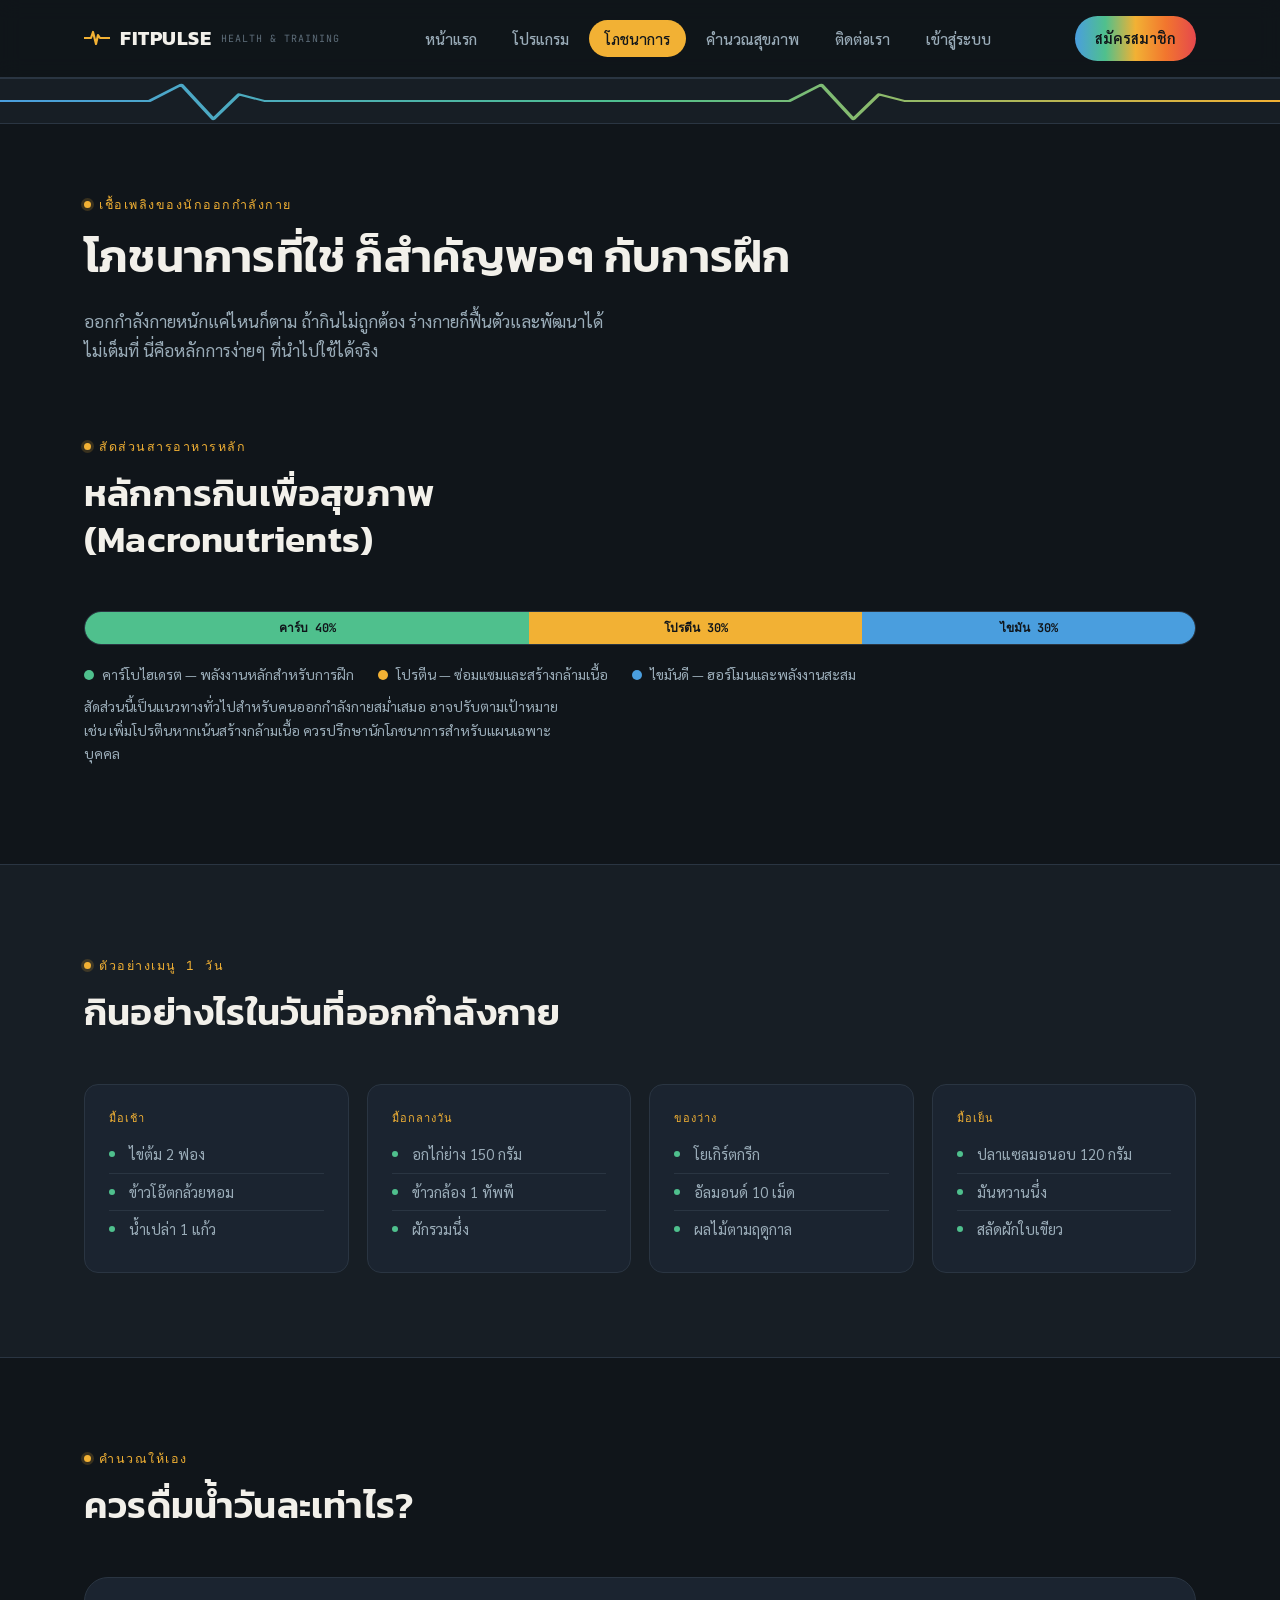
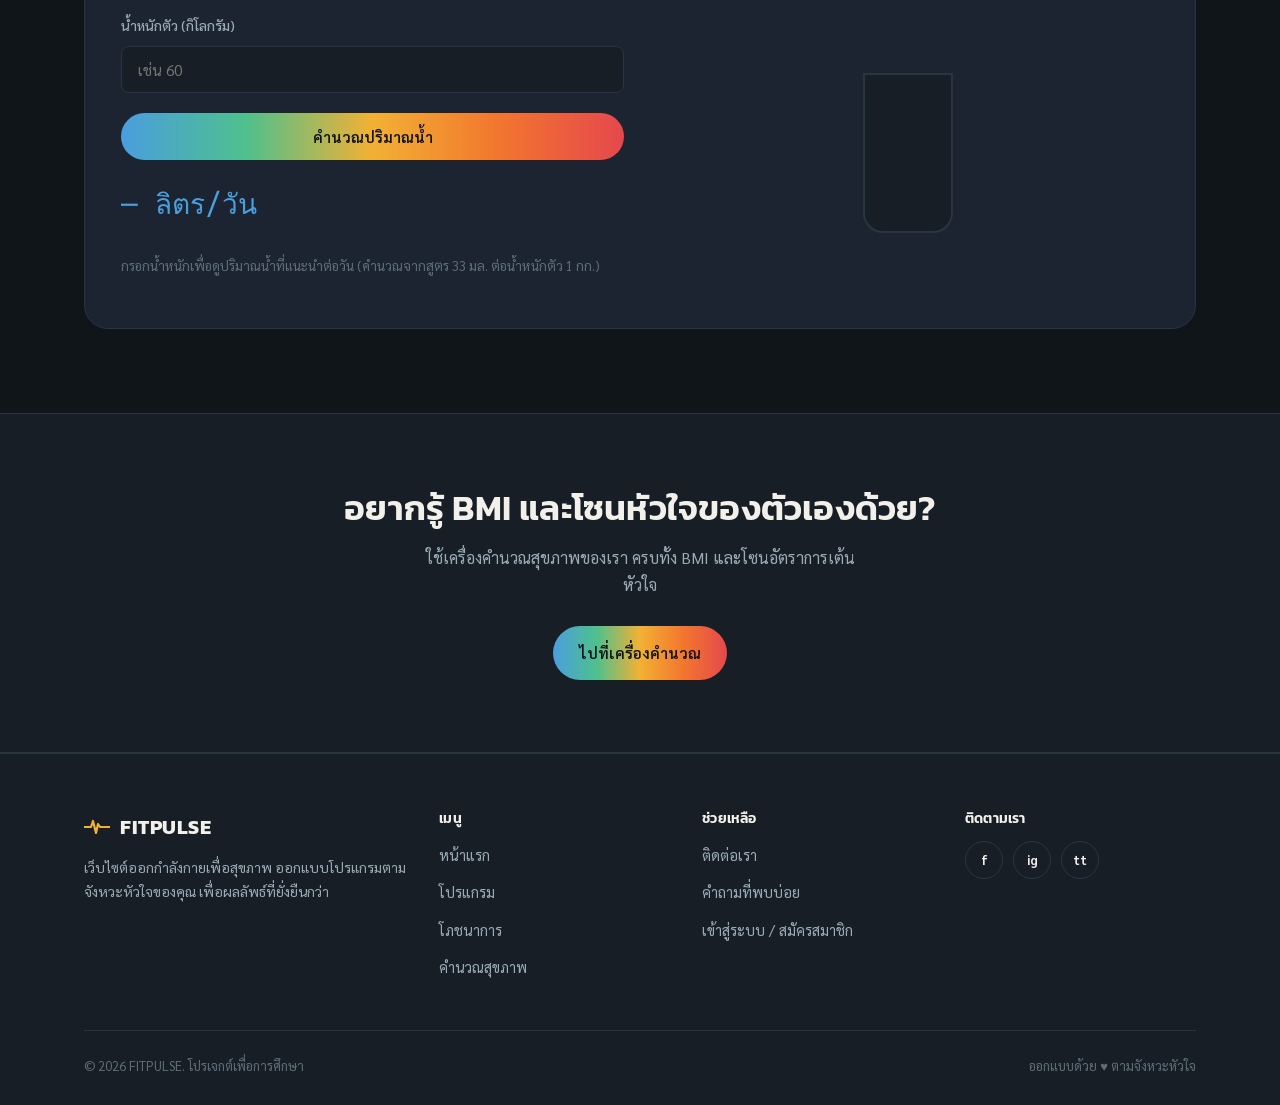
<file: nutrition.html>
<!DOCTYPE html>
<html lang="th">
<head>
<meta charset="UTF-8">
<meta name="viewport" content="width=device-width, initial-scale=1.0">
<title>โภชนาการ — FITPULSE</title>
<link rel="icon" href="data:image/svg+xml,<svg xmlns=%22http://www.w3.org/2000/svg%22 viewBox=%220 0 100 100%22><text y=%22.9em%22 font-size=%2290%22>💓</text></svg>">
<link rel="stylesheet" href="style.css">
</head>
<body>

<header class="site-header">
  <nav class="nav">
    <a href="index.html" class="brand">
      <svg class="brand-pulse" viewBox="0 0 26 20"><path d="M0,10 L7,10 L9,4 L12,16 L14,7 L16,10 L26,10"/></svg>
      FITPULSE <small>HEALTH &amp; TRAINING</small>
    </a>
    <ul class="nav-links">
      <li><a href="index.html">หน้าแรก</a></li>
      <li><a href="programs.html">โปรแกรม</a></li>
      <li><a href="nutrition.html">โภชนาการ</a></li>
      <li><a href="calculator.html">คำนวณสุขภาพ</a></li>
      <li><a href="contact.html">ติดต่อเรา</a></li>
      <li><a href="login.html" id="navAuthLink">เข้าสู่ระบบ</a></li>
    </ul>
    <a href="login.html" class="nav-cta" id="navCta">สมัครสมาชิก</a>
    <button class="nav-toggle" aria-label="เปิดเมนู"><span></span><span></span><span></span></button>
  </nav>
</header>

<div class="pulse-divider">
  <svg viewBox="0 0 1200 46" preserveAspectRatio="none">
    <defs><linearGradient id="zoneGrad" x1="0" y1="0" x2="1" y2="0">
      <stop offset="0%" stop-color="#4A9EDE"/><stop offset="25%" stop-color="#4FC08D"/>
      <stop offset="50%" stop-color="#F2B134"/><stop offset="75%" stop-color="#F2762E"/>
      <stop offset="100%" stop-color="#E5484D"/></linearGradient></defs>
    <path d="M0,23 L70,23 L85,6 L100,42 L112,16 L124,23 L370,23 L385,6 L400,42 L412,16 L424,23 L670,23 L685,6 L700,42 L712,16 L724,23 L970,23 L985,6 L1000,42 L1012,16 L1024,23 L1200,23"/>
  </svg>
</div>

<section class="page-hero">
  <div class="container">
    <span class="eyebrow">เชื้อเพลิงของนักออกกำลังกาย</span>
    <h1>โภชนาการที่ใช่ ก็สำคัญพอๆ กับการฝึก</h1>
    <p class="lead">ออกกำลังกายหนักแค่ไหนก็ตาม ถ้ากินไม่ถูกต้อง ร่างกายก็ฟื้นตัวและพัฒนาได้ไม่เต็มที่ นี่คือหลักการง่ายๆ ที่นำไปใช้ได้จริง</p>
  </div>
</section>

<section style="padding-top:0;">
  <div class="container">
    <div class="section-head reveal">
      <span class="eyebrow">สัดส่วนสารอาหารหลัก</span>
      <h2>หลักการกินเพื่อสุขภาพ (Macronutrients)</h2>
    </div>
    <div class="reveal">
      <div class="macro-bar">
        <div class="macro-seg" style="width:40%; background:var(--zone2);">คาร์บ 40%</div>
        <div class="macro-seg" style="width:30%; background:var(--zone3);">โปรตีน 30%</div>
        <div class="macro-seg" style="width:30%; background:var(--zone1);">ไขมัน 30%</div>
      </div>
      <div class="macro-legend">
        <span><span class="dot" style="background:var(--zone2)"></span>คาร์โบไฮเดรต — พลังงานหลักสำหรับการฝึก</span>
        <span><span class="dot" style="background:var(--zone3)"></span>โปรตีน — ซ่อมแซมและสร้างกล้ามเนื้อ</span>
        <span><span class="dot" style="background:var(--zone1)"></span>ไขมันดี — ฮอร์โมนและพลังงานสะสม</span>
      </div>
      <p style="font-size:14px; max-width:60ch;">สัดส่วนนี้เป็นแนวทางทั่วไปสำหรับคนออกกำลังกายสม่ำเสมอ อาจปรับตามเป้าหมาย เช่น เพิ่มโปรตีนหากเน้นสร้างกล้ามเนื้อ ควรปรึกษานักโภชนาการสำหรับแผนเฉพาะบุคคล</p>
    </div>
  </div>
</section>

<section style="background:var(--bg-alt); border-top:1px solid var(--line); border-bottom:1px solid var(--line);">
  <div class="container">
    <div class="section-head reveal">
      <span class="eyebrow">ตัวอย่างเมนู 1 วัน</span>
      <h2>กินอย่างไรในวันที่ออกกำลังกาย</h2>
    </div>
    <div class="grid-4 reveal">
      <div class="meal-card">
        <span class="meal-time">มื้อเช้า</span>
        <ul>
          <li>ไข่ต้ม 2 ฟอง</li>
          <li>ข้าวโอ๊ตกล้วยหอม</li>
          <li>น้ำเปล่า 1 แก้ว</li>
        </ul>
      </div>
      <div class="meal-card">
        <span class="meal-time">มื้อกลางวัน</span>
        <ul>
          <li>อกไก่ย่าง 150 กรัม</li>
          <li>ข้าวกล้อง 1 ทัพพี</li>
          <li>ผักรวมนึ่ง</li>
        </ul>
      </div>
      <div class="meal-card">
        <span class="meal-time">ของว่าง</span>
        <ul>
          <li>โยเกิร์ตกรีก</li>
          <li>อัลมอนด์ 10 เม็ด</li>
          <li>ผลไม้ตามฤดูกาล</li>
        </ul>
      </div>
      <div class="meal-card">
        <span class="meal-time">มื้อเย็น</span>
        <ul>
          <li>ปลาแซลมอนอบ 120 กรัม</li>
          <li>มันหวานนึ่ง</li>
          <li>สลัดผักใบเขียว</li>
        </ul>
      </div>
    </div>
  </div>
</section>

<section>
  <div class="container">
    <div class="section-head reveal">
      <span class="eyebrow">คำนวณให้เอง</span>
      <h2>ควรดื่มน้ำวันละเท่าไร?</h2>
    </div>
    <div class="hydration-box reveal">
      <div>
        <form id="waterForm">
          <div class="field">
            <label for="waterWeight">น้ำหนักตัว (กิโลกรัม)</label>
            <input type="number" id="waterWeight" min="20" max="250" step="0.1" placeholder="เช่น 60" required>
          </div>
          <button type="submit" class="btn btn-primary btn-block">คำนวณปริมาณน้ำ</button>
        </form>
        <p id="waterResultNum" style="font-family:var(--font-mono); font-size:28px; color:var(--zone1); margin-top:20px;">— ลิตร/วัน</p>
        <p id="waterResultNote" class="result-note" style="margin-top:0;">กรอกน้ำหนักเพื่อดูปริมาณน้ำที่แนะนำต่อวัน (คำนวณจากสูตร 33 มล. ต่อน้ำหนักตัว 1 กก.)</p>
      </div>
      <div class="water-fill-wrap">
        <div class="water-fill" id="waterFill"></div>
      </div>
    </div>
  </div>
</section>

<div class="cta-band">
  <div class="container">
    <h2>อยากรู้ BMI และโซนหัวใจของตัวเองด้วย?</h2>
    <p>ใช้เครื่องคำนวณสุขภาพของเรา ครบทั้ง BMI และโซนอัตราการเต้นหัวใจ</p>
    <a href="calculator.html" class="btn btn-primary">ไปที่เครื่องคำนวณ</a>
  </div>
</div>

<footer class="site-footer">
  <div class="container">
    <div class="footer-grid">
      <div>
        <a href="index.html" class="brand" style="margin-bottom:12px;">
          <svg class="brand-pulse" viewBox="0 0 26 20"><path d="M0,10 L7,10 L9,4 L12,16 L14,7 L16,10 L26,10"/></svg>
          FITPULSE
        </a>
        <p style="font-size:14px;">เว็บไซต์ออกกำลังกายเพื่อสุขภาพ ออกแบบโปรแกรมตามจังหวะหัวใจของคุณ เพื่อผลลัพธ์ที่ยั่งยืนกว่า</p>
      </div>
      <div>
        <h4>เมนู</h4>
        <ul>
          <li><a href="index.html">หน้าแรก</a></li>
          <li><a href="programs.html">โปรแกรม</a></li>
          <li><a href="nutrition.html">โภชนาการ</a></li>
          <li><a href="calculator.html">คำนวณสุขภาพ</a></li>
        </ul>
      </div>
      <div>
        <h4>ช่วยเหลือ</h4>
        <ul>
          <li><a href="contact.html">ติดต่อเรา</a></li>
          <li><a href="contact.html#faq">คำถามที่พบบ่อย</a></li>
          <li><a href="login.html">เข้าสู่ระบบ / สมัครสมาชิก</a></li>
        </ul>
      </div>
      <div>
        <h4>ติดตามเรา</h4>
        <div class="social-row">
          <a href="#" aria-label="Facebook">f</a>
          <a href="#" aria-label="Instagram">ig</a>
          <a href="#" aria-label="TikTok">tt</a>
        </div>
      </div>
    </div>
    <div class="footer-bottom">
      <span>© 2026 FITPULSE. โปรเจกต์เพื่อการศึกษา</span>
      <span>ออกแบบด้วย ♥ ตามจังหวะหัวใจ</span>
    </div>
  </div>
</footer>

<script src="script.js"></script>
</body>
</html>
</file>
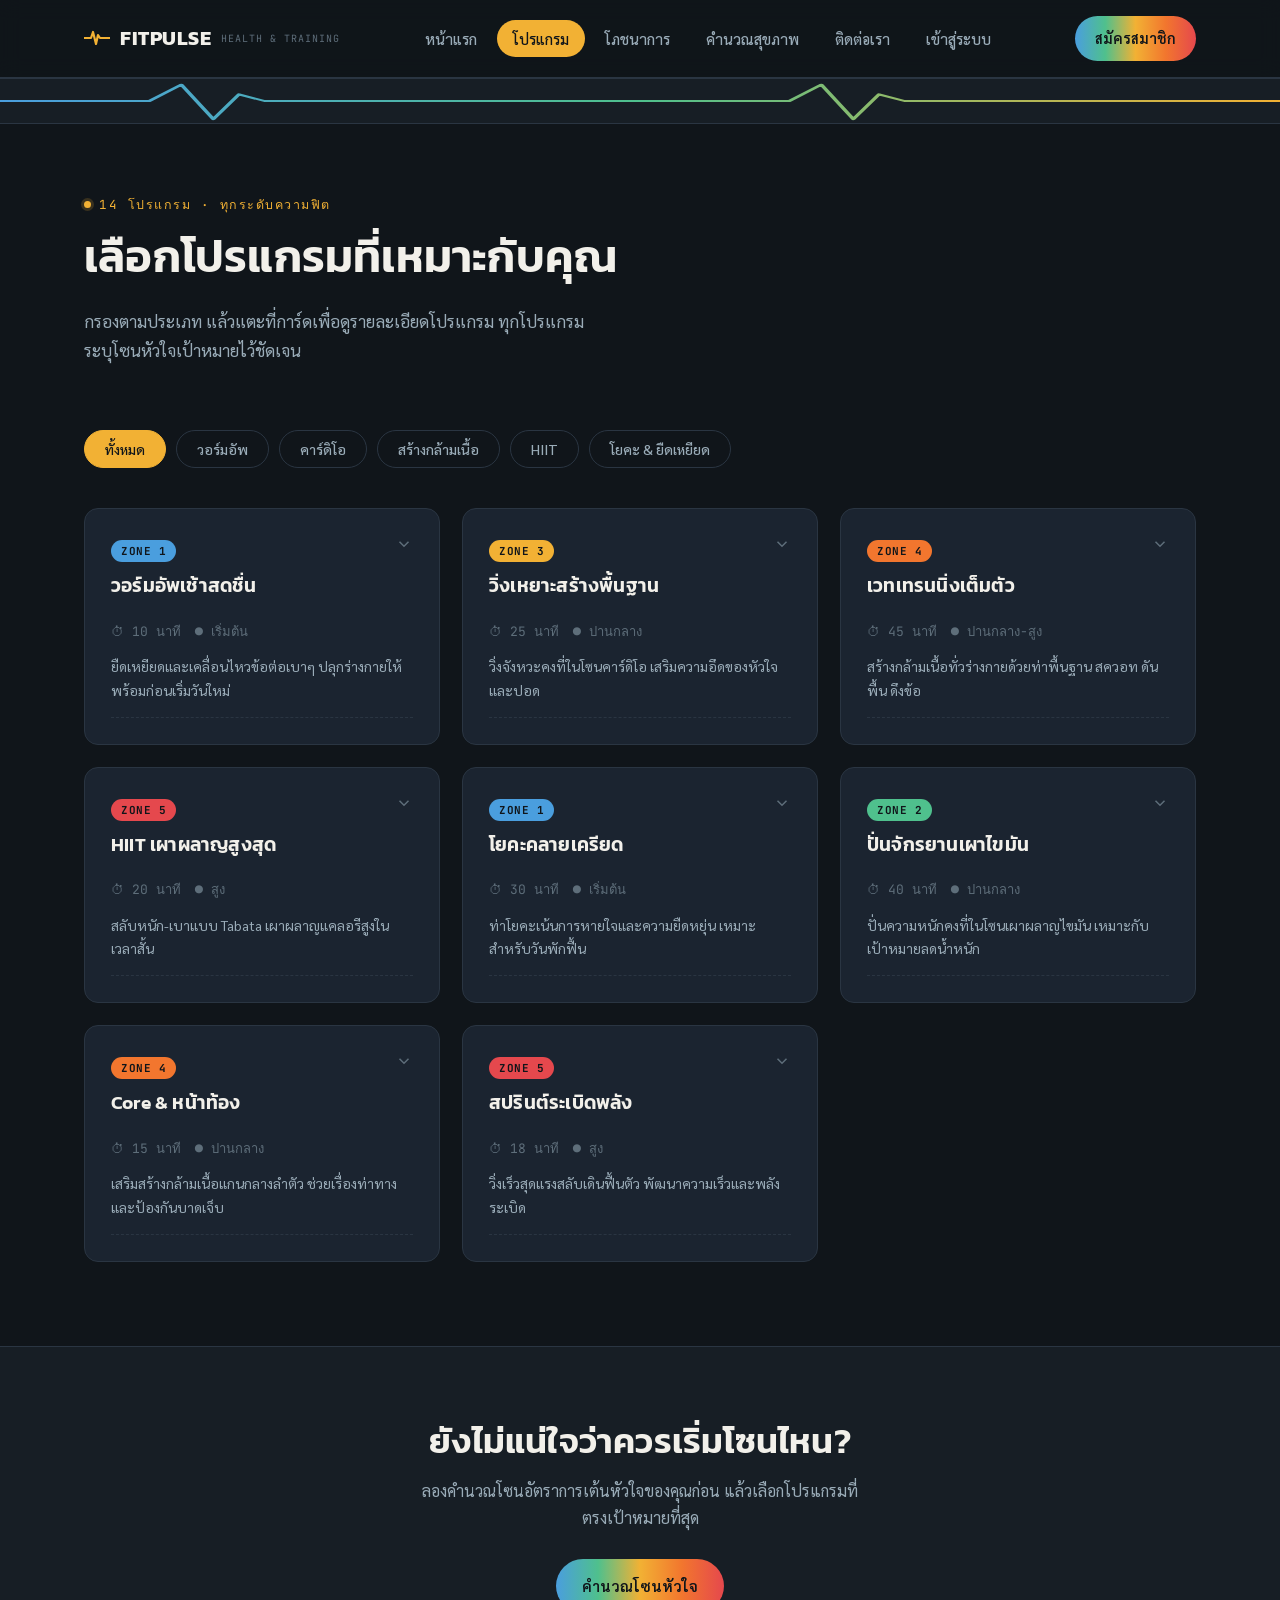
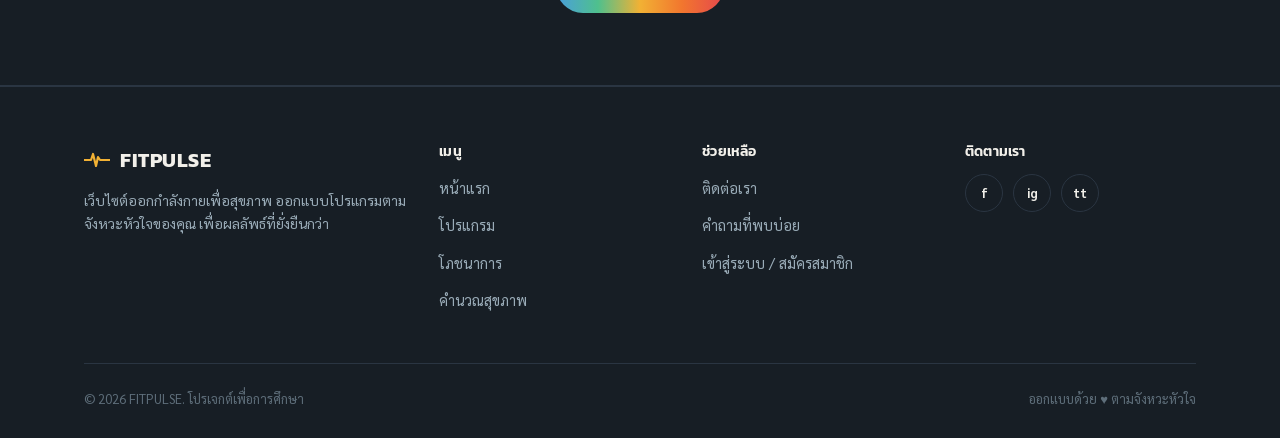
<file: programs.html>
<!DOCTYPE html>
<html lang="th">
<head>
<meta charset="UTF-8">
<meta name="viewport" content="width=device-width, initial-scale=1.0">
<title>โปรแกรมออกกำลังกาย — FITPULSE</title>
<link rel="icon" href="data:image/svg+xml,<svg xmlns=%22http://www.w3.org/2000/svg%22 viewBox=%220 0 100 100%22><text y=%22.9em%22 font-size=%2290%22>💓</text></svg>">
<link rel="stylesheet" href="style.css">
</head>
<body>

<header class="site-header">
  <nav class="nav">
    <a href="index.html" class="brand">
      <svg class="brand-pulse" viewBox="0 0 26 20"><path d="M0,10 L7,10 L9,4 L12,16 L14,7 L16,10 L26,10"/></svg>
      FITPULSE <small>HEALTH &amp; TRAINING</small>
    </a>
    <ul class="nav-links">
      <li><a href="index.html">หน้าแรก</a></li>
      <li><a href="programs.html">โปรแกรม</a></li>
      <li><a href="nutrition.html">โภชนาการ</a></li>
      <li><a href="calculator.html">คำนวณสุขภาพ</a></li>
      <li><a href="contact.html">ติดต่อเรา</a></li>
      <li><a href="login.html" id="navAuthLink">เข้าสู่ระบบ</a></li>
    </ul>
    <a href="login.html" class="nav-cta" id="navCta">สมัครสมาชิก</a>
    <button class="nav-toggle" aria-label="เปิดเมนู"><span></span><span></span><span></span></button>
  </nav>
</header>

<div class="pulse-divider">
  <svg viewBox="0 0 1200 46" preserveAspectRatio="none">
    <defs><linearGradient id="zoneGrad" x1="0" y1="0" x2="1" y2="0">
      <stop offset="0%" stop-color="#4A9EDE"/><stop offset="25%" stop-color="#4FC08D"/>
      <stop offset="50%" stop-color="#F2B134"/><stop offset="75%" stop-color="#F2762E"/>
      <stop offset="100%" stop-color="#E5484D"/></linearGradient></defs>
    <path d="M0,23 L70,23 L85,6 L100,42 L112,16 L124,23 L370,23 L385,6 L400,42 L412,16 L424,23 L670,23 L685,6 L700,42 L712,16 L724,23 L970,23 L985,6 L1000,42 L1012,16 L1024,23 L1200,23"/>
  </svg>
</div>

<section class="page-hero">
  <div class="container">
    <span class="eyebrow">14 โปรแกรม · ทุกระดับความฟิต</span>
    <h1>เลือกโปรแกรมที่เหมาะกับคุณ</h1>
    <p class="lead">กรองตามประเภท แล้วแตะที่การ์ดเพื่อดูรายละเอียดโปรแกรม ทุกโปรแกรมระบุโซนหัวใจเป้าหมายไว้ชัดเจน</p>
  </div>
</section>

<section style="padding-top:0;">
  <div class="container">
    <div class="filter-bar">
      <button class="filter-btn active" data-filter="all">ทั้งหมด</button>
      <button class="filter-btn" data-filter="warmup">วอร์มอัพ</button>
      <button class="filter-btn" data-filter="cardio">คาร์ดิโอ</button>
      <button class="filter-btn" data-filter="strength">สร้างกล้ามเนื้อ</button>
      <button class="filter-btn" data-filter="hiit">HIIT</button>
      <button class="filter-btn" data-filter="yoga">โยคะ &amp; ยืดเหยียด</button>
    </div>

    <div class="grid-3" id="programGrid">

      <div class="program-card" data-category="warmup">
        <div class="program-top">
          <div>
            <span class="program-tag" style="background:var(--zone1)">Zone 1</span>
            <h3 style="margin-top:12px;">วอร์มอัพเช้าสดชื่น</h3>
          </div>
          <svg class="chevron" width="18" height="18" viewBox="0 0 24 24" fill="none" stroke="var(--text-faint)" stroke-width="2"><path d="M6 9l6 6 6-6"/></svg>
        </div>
        <div class="program-meta"><span>⏱ 10 นาที</span><span>● เริ่มต้น</span></div>
        <p style="font-size:14px;">ยืดเหยียดและเคลื่อนไหวข้อต่อเบาๆ ปลุกร่างกายให้พร้อมก่อนเริ่มวันใหม่</p>
        <div class="program-detail">
          <p>ท่าคอ ไหล่ สะโพก และข้อเท้า หมุนเวียนช้าๆ 8-10 ครั้งต่อท่า เน้นหายใจลึกและสม่ำเสมอ เหมาะทำทุกเช้าก่อนกิจกรรมอื่น</p>
          <div class="video-embed" data-video-id="pxIT7FI7X5w">
            <div class="video-facade" style="background-image:url('https://img.youtube.com/vi/pxIT7FI7X5w/hqdefault.jpg')">
              <button class="video-play-btn" aria-label="เล่นวิดีโอสาธิต">▶</button>
            </div>
          </div>
          <p class="video-caption">🎬 คลิปสาธิตท่าวอร์มอัพ</p>
        </div>
      </div>

      <div class="program-card" data-category="cardio">
        <div class="program-top">
          <div>
            <span class="program-tag" style="background:var(--zone3)">Zone 3</span>
            <h3 style="margin-top:12px;">วิ่งเหยาะสร้างพื้นฐาน</h3>
          </div>
          <svg class="chevron" width="18" height="18" viewBox="0 0 24 24" fill="none" stroke="var(--text-faint)" stroke-width="2"><path d="M6 9l6 6 6-6"/></svg>
        </div>
        <div class="program-meta"><span>⏱ 25 นาที</span><span>● ปานกลาง</span></div>
        <p style="font-size:14px;">วิ่งจังหวะคงที่ในโซนคาร์ดิโอ เสริมความอึดของหัวใจและปอด</p>
        <div class="program-detail">
          <p>วิ่งความเร็วที่ยังคุยได้เป็นประโยคสั้นๆ รักษาอัตราการเต้นหัวใจใน Zone 3 ตลอด 20 นาที คูลดาวน์ 5 นาทีท้ายเซสชัน</p>
          <div class="video-embed" data-video-id="Lx30eHpq3Ng">
            <div class="video-facade" style="background-image:url('https://img.youtube.com/vi/Lx30eHpq3Ng/hqdefault.jpg')">
              <button class="video-play-btn" aria-label="เล่นวิดีโอสาธิต">▶</button>
            </div>
          </div>
          <p class="video-caption">🎬 คลิปสาธิตการวิ่งเหยาะ</p>
        </div>
      </div>

      <div class="program-card" data-category="strength">
        <div class="program-top">
          <div>
            <span class="program-tag" style="background:var(--zone4)">Zone 4</span>
            <h3 style="margin-top:12px;">เวทเทรนนิ่งเต็มตัว</h3>
          </div>
          <svg class="chevron" width="18" height="18" viewBox="0 0 24 24" fill="none" stroke="var(--text-faint)" stroke-width="2"><path d="M6 9l6 6 6-6"/></svg>
        </div>
        <div class="program-meta"><span>⏱ 45 นาที</span><span>● ปานกลาง-สูง</span></div>
        <p style="font-size:14px;">สร้างกล้ามเนื้อทั่วร่างกายด้วยท่าพื้นฐาน สควอท ดันพื้น ดึงข้อ</p>
        <div class="program-detail">
          <p>3 เซ็ต x 10-12 ครั้งต่อท่า พัก 60-90 วินาทีระหว่างเซ็ต เน้นฟอร์มถูกต้องมากกว่าน้ำหนักมาก เหมาะทำ 2-3 ครั้ง/สัปดาห์</p>
          <div class="video-embed" data-video-id="WrXeb6EZrK0">
            <div class="video-facade" style="background-image:url('https://img.youtube.com/vi/WrXeb6EZrK0/hqdefault.jpg')">
              <button class="video-play-btn" aria-label="เล่นวิดีโอสาธิต">▶</button>
            </div>
          </div>
          <p class="video-caption">🎬 คลิปสาธิตเวทเทรนนิ่ง</p>
        </div>
      </div>

      <div class="program-card" data-category="hiit">
        <div class="program-top">
          <div>
            <span class="program-tag" style="background:var(--zone5)">Zone 5</span>
            <h3 style="margin-top:12px;">HIIT เผาผลาญสูงสุด</h3>
          </div>
          <svg class="chevron" width="18" height="18" viewBox="0 0 24 24" fill="none" stroke="var(--text-faint)" stroke-width="2"><path d="M6 9l6 6 6-6"/></svg>
        </div>
        <div class="program-meta"><span>⏱ 20 นาที</span><span>● สูง</span></div>
        <p style="font-size:14px;">สลับหนัก-เบาแบบ Tabata เผาผลาญแคลอรีสูงในเวลาสั้น</p>
        <div class="program-detail">
          <p>ออกแรงสุดกำลัง 20 วินาที พัก 10 วินาที ทำ 8 รอบต่อท่า x 4 ท่า ไม่เหมาะสำหรับผู้เริ่มต้นหรือมีปัญหาหัวใจ ควรปรึกษาแพทย์ก่อน</p>
          <div class="video-embed" data-video-id="aUYRVSNz_VY">
            <div class="video-facade" style="background-image:url('https://img.youtube.com/vi/aUYRVSNz_VY/hqdefault.jpg')">
              <button class="video-play-btn" aria-label="เล่นวิดีโอสาธิต">▶</button>
            </div>
          </div>
          <p class="video-caption">🎬 คลิปสาธิต HIIT Tabata</p>
        </div>
      </div>

      <div class="program-card" data-category="yoga">
        <div class="program-top">
          <div>
            <span class="program-tag" style="background:var(--zone1)">Zone 1</span>
            <h3 style="margin-top:12px;">โยคะคลายเครียด</h3>
          </div>
          <svg class="chevron" width="18" height="18" viewBox="0 0 24 24" fill="none" stroke="var(--text-faint)" stroke-width="2"><path d="M6 9l6 6 6-6"/></svg>
        </div>
        <div class="program-meta"><span>⏱ 30 นาที</span><span>● เริ่มต้น</span></div>
        <p style="font-size:14px;">ท่าโยคะเน้นการหายใจและความยืดหยุ่น เหมาะสำหรับวันพักฟื้น</p>
        <div class="program-detail">
          <p>ลำดับท่า Sun Salutation ช้าๆ พร้อมการหายใจแบบ Ujjayi เน้นความรู้สึกในร่างกายมากกว่าความสมบูรณ์แบบของท่า</p>
          <div class="video-embed" data-video-id="qiKJRoX_2uo">
            <div class="video-facade" style="background-image:url('https://img.youtube.com/vi/qiKJRoX_2uo/hqdefault.jpg')">
              <button class="video-play-btn" aria-label="เล่นวิดีโอสาธิต">▶</button>
            </div>
          </div>
          <p class="video-caption">🎬 คลิปสาธิตโยคะคลายเครียด</p>
        </div>
      </div>

      <div class="program-card" data-category="cardio">
        <div class="program-top">
          <div>
            <span class="program-tag" style="background:var(--zone2)">Zone 2</span>
            <h3 style="margin-top:12px;">ปั่นจักรยานเผาไขมัน</h3>
          </div>
          <svg class="chevron" width="18" height="18" viewBox="0 0 24 24" fill="none" stroke="var(--text-faint)" stroke-width="2"><path d="M6 9l6 6 6-6"/></svg>
        </div>
        <div class="program-meta"><span>⏱ 40 นาที</span><span>● ปานกลาง</span></div>
        <p style="font-size:14px;">ปั่นความหนักคงที่ในโซนเผาผลาญไขมัน เหมาะกับเป้าหมายลดน้ำหนัก</p>
        <div class="program-detail">
          <p>รักษาความหนักในโซน 2 ตลอด 35 นาที เป็นโซนที่ร่างกายใช้ไขมันเป็นพลังงานหลักได้อย่างมีประสิทธิภาพ เหมาะทำบ่อยได้โดยไม่เหนื่อยล้าสะสม</p>
          <div class="video-embed" data-video-id="YKCy0HlH55M">
            <div class="video-facade" style="background-image:url('https://img.youtube.com/vi/YKCy0HlH55M/hqdefault.jpg')">
              <button class="video-play-btn" aria-label="เล่นวิดีโอสาธิต">▶</button>
            </div>
          </div>
          <p class="video-caption">🎬 คลิปสาธิตการปั่นจักรยาน</p>
        </div>
      </div>

      <div class="program-card" data-category="strength">
        <div class="program-top">
          <div>
            <span class="program-tag" style="background:var(--zone4)">Zone 4</span>
            <h3 style="margin-top:12px;">Core &amp; หน้าท้อง</h3>
          </div>
          <svg class="chevron" width="18" height="18" viewBox="0 0 24 24" fill="none" stroke="var(--text-faint)" stroke-width="2"><path d="M6 9l6 6 6-6"/></svg>
        </div>
        <div class="program-meta"><span>⏱ 15 นาที</span><span>● ปานกลาง</span></div>
        <p style="font-size:14px;">เสริมสร้างกล้ามเนื้อแกนกลางลำตัว ช่วยเรื่องท่าทางและป้องกันบาดเจ็บ</p>
        <div class="program-detail">
          <p>แพลงก์ ครันช์ และ Leg Raise สลับกัน 40 วินาทีต่อท่า พัก 15 วินาที ทำ 3 รอบ เหมาะเสริมท้ายเซสชันคาร์ดิโอหรือเวท</p>
          <div class="video-embed" data-video-id="LVOKKLt6fa8">
            <div class="video-facade" style="background-image:url('https://img.youtube.com/vi/LVOKKLt6fa8/hqdefault.jpg')">
              <button class="video-play-btn" aria-label="เล่นวิดีโอสาธิต">▶</button>
            </div>
          </div>
          <p class="video-caption">🎬 คลิปสาธิตท่าคอร์</p>
        </div>
      </div>

      <div class="program-card" data-category="hiit">
        <div class="program-top">
          <div>
            <span class="program-tag" style="background:var(--zone5)">Zone 5</span>
            <h3 style="margin-top:12px;">สปรินต์ระเบิดพลัง</h3>
          </div>
          <svg class="chevron" width="18" height="18" viewBox="0 0 24 24" fill="none" stroke="var(--text-faint)" stroke-width="2"><path d="M6 9l6 6 6-6"/></svg>
        </div>
        <div class="program-meta"><span>⏱ 18 นาที</span><span>● สูง</span></div>
        <p style="font-size:14px;">วิ่งเร็วสุดแรงสลับเดินฟื้นตัว พัฒนาความเร็วและพลังระเบิด</p>
        <div class="program-detail">
          <p>วิ่งเร็วสุดแรง 30 วินาที เดินฟื้นตัว 90 วินาที ทำซ้ำ 8 รอบ วอร์มอัพให้เพียงพอก่อนเริ่มเสมอ</p>
          <div class="video-embed" data-video-id="Bf-ccdE5aSU">
            <div class="video-facade" style="background-image:url('https://img.youtube.com/vi/Bf-ccdE5aSU/hqdefault.jpg')">
              <button class="video-play-btn" aria-label="เล่นวิดีโอสาธิต">▶</button>
            </div>
          </div>
          <p class="video-caption">🎬 คลิปสาธิตสปรินต์</p>
        </div>
      </div>

    </div>
  </div>
</section>

<div class="cta-band">
  <div class="container">
    <h2>ยังไม่แน่ใจว่าควรเริ่มโซนไหน?</h2>
    <p>ลองคำนวณโซนอัตราการเต้นหัวใจของคุณก่อน แล้วเลือกโปรแกรมที่ตรงเป้าหมายที่สุด</p>
    <a href="calculator.html" class="btn btn-primary">คำนวณโซนหัวใจ</a>
  </div>
</div>

<footer class="site-footer">
  <div class="container">
    <div class="footer-grid">
      <div>
        <a href="index.html" class="brand" style="margin-bottom:12px;">
          <svg class="brand-pulse" viewBox="0 0 26 20"><path d="M0,10 L7,10 L9,4 L12,16 L14,7 L16,10 L26,10"/></svg>
          FITPULSE
        </a>
        <p style="font-size:14px;">เว็บไซต์ออกกำลังกายเพื่อสุขภาพ ออกแบบโปรแกรมตามจังหวะหัวใจของคุณ เพื่อผลลัพธ์ที่ยั่งยืนกว่า</p>
      </div>
      <div>
        <h4>เมนู</h4>
        <ul>
          <li><a href="index.html">หน้าแรก</a></li>
          <li><a href="programs.html">โปรแกรม</a></li>
          <li><a href="nutrition.html">โภชนาการ</a></li>
          <li><a href="calculator.html">คำนวณสุขภาพ</a></li>
        </ul>
      </div>
      <div>
        <h4>ช่วยเหลือ</h4>
        <ul>
          <li><a href="contact.html">ติดต่อเรา</a></li>
          <li><a href="contact.html#faq">คำถามที่พบบ่อย</a></li>
          <li><a href="login.html">เข้าสู่ระบบ / สมัครสมาชิก</a></li>
        </ul>
      </div>
      <div>
        <h4>ติดตามเรา</h4>
        <div class="social-row">
          <a href="#" aria-label="Facebook">f</a>
          <a href="#" aria-label="Instagram">ig</a>
          <a href="#" aria-label="TikTok">tt</a>
        </div>
      </div>
    </div>
    <div class="footer-bottom">
      <span>© 2026 FITPULSE. โปรเจกต์เพื่อการศึกษา</span>
      <span>ออกแบบด้วย ♥ ตามจังหวะหัวใจ</span>
    </div>
  </div>
</footer>

<script src="script.js"></script>
</body>
</html>
</file>
<file: style.css>
/* ==========================================================================
   FITPULSE — สไตล์ชีต
   Design tokens อ้างอิงจาก "โซนอัตราการเต้นหัวใจ" (Heart-Rate Training Zones)
   ========================================================================== */

@import url('https://fonts.googleapis.com/css2?family=Kanit:wght@300;400;500;600;700;800&family=Sarabun:wght@300;400;500;600&family=JetBrains+Mono:wght@400;500;700&display=swap');

:root{
  /* --- พื้นหลัง/ตัวอักษร --- */
  --bg:            #10151A;
  --bg-alt:        #171E25;
  --bg-card:       #1B2430;
  --bg-card-hover: #212B39;
  --line:          #2A3542;
  --text:          #F2F0EA;
  --text-dim:      #9AACB8;
  --text-faint:    #5E6E7A;

  /* --- โซนอัตราการเต้นหัวใจ (สัญลักษณ์หลักของเว็บ) --- */
  --zone1: #4A9EDE; /* วอร์มอัพ 50-60% */
  --zone2: #4FC08D; /* เผาผลาญไขมัน 60-70% */
  --zone3: #F2B134; /* คาร์ดิโอ 70-80% */
  --zone4: #F2762E; /* หนักหน่วง 80-90% */
  --zone5: #E5484D; /* จุดสูงสุด 90-100% */

  --zone-gradient: linear-gradient(90deg, var(--zone1) 0%, var(--zone2) 25%, var(--zone3) 50%, var(--zone4) 75%, var(--zone5) 100%);

  /* --- ตัวอักษร --- */
  --font-display: 'Kanit', sans-serif;
  --font-body: 'Sarabun', sans-serif;
  --font-mono: 'JetBrains Mono', monospace;

  /* --- ระยะ/รัศมี --- */
  --radius-s: 8px;
  --radius-m: 14px;
  --radius-l: 24px;
  --max-w: 1160px;

  --shadow-card: 0 12px 32px -12px rgba(0,0,0,0.5);
}

/* ============================== RESET ============================== */
*, *::before, *::after{ box-sizing: border-box; }
html{ scroll-behavior: smooth; }
body{
  margin: 0;
  background: var(--bg);
  color: var(--text);
  font-family: var(--font-body);
  font-size: 16px;
  line-height: 1.7;
  -webkit-font-smoothing: antialiased;
}
h1,h2,h3,h4{
  font-family: var(--font-display);
  font-weight: 600;
  line-height: 1.25;
  margin: 0 0 0.5em;
  letter-spacing: 0.2px;
}
p{ margin: 0 0 1em; color: var(--text-dim); }
a{ color: inherit; text-decoration: none; }
ul{ margin:0; padding:0; list-style:none; }
img{ max-width:100%; display:block; }
button, input, textarea, select{ font-family: inherit; }
::selection{ background: var(--zone3); color:#12161A; }

/* focus visibility (accessibility floor) */
a:focus-visible, button:focus-visible, input:focus-visible, textarea:focus-visible{
  outline: 2px solid var(--zone3);
  outline-offset: 3px;
  border-radius: 4px;
}

@media (prefers-reduced-motion: reduce){
  *{ animation-duration: 0.001ms !important; animation-iteration-count: 1 !important; transition-duration: 0.001ms !important; scroll-behavior:auto !important; }
}

.container{
  max-width: var(--max-w);
  margin: 0 auto;
  padding: 0 24px;
}
.eyebrow{
  display:inline-flex;
  align-items:center;
  gap:8px;
  font-family: var(--font-mono);
  font-size: 12.5px;
  letter-spacing: 1.5px;
  text-transform: uppercase;
  color: var(--zone3);
  margin-bottom: 14px;
}
.eyebrow::before{
  content:"";
  width: 7px; height:7px;
  border-radius: 50%;
  background: var(--zone3);
  box-shadow: 0 0 0 3px rgba(242,177,52,0.18);
}

/* ============================== HEADER / NAV ============================== */
.site-header{
  position: sticky;
  top: 0;
  z-index: 100;
  background: rgba(16,21,26,0.86);
  backdrop-filter: blur(10px);
  border-bottom: 1px solid var(--line);
}
.nav{
  max-width: var(--max-w);
  margin: 0 auto;
  padding: 16px 24px;
  display:flex;
  align-items:center;
  justify-content: space-between;
}
.brand{
  display:flex;
  align-items:center;
  gap:10px;
  font-family: var(--font-display);
  font-weight: 700;
  font-size: 20px;
  letter-spacing: 0.5px;
}
.brand-pulse{ width: 26px; height: 20px; flex-shrink:0; }
.brand-pulse path{
  fill:none; stroke: var(--zone3); stroke-width:2.2;
  stroke-linecap:round; stroke-linejoin:round;
}
.brand small{
  display:block;
  font-family: var(--font-mono);
  font-weight: 400;
  font-size: 10px;
  color: var(--text-faint);
  letter-spacing: 1px;
}

.nav-links{
  display:flex;
  align-items:center;
  gap: 4px;
}
.nav-links a{
  position: relative;
  padding: 9px 16px;
  font-size: 15px;
  font-weight: 500;
  color: var(--text-dim);
  border-radius: 999px;
  transition: color .2s ease, background .2s ease;
}
.nav-links a:hover{ color: var(--text); background: rgba(255,255,255,0.04); }
.nav-links a.active{ color: var(--bg); background: var(--zone3); }

.nav-cta{
  display:inline-flex;
  align-items:center;
  gap:8px;
  padding: 10px 20px;
  border-radius: 999px;
  background: var(--zone-gradient);
  color: #10151A;
  font-weight: 600;
  font-size: 14.5px;
  white-space: nowrap;
}

.nav-toggle{
  display:none;
  flex-direction: column;
  gap: 5px;
  background: none;
  border: none;
  cursor: pointer;
  padding: 6px;
}
.nav-toggle span{
  width: 22px; height: 2px;
  background: var(--text);
  border-radius: 2px;
  transition: transform .25s ease, opacity .25s ease;
}
.nav-toggle.open span:nth-child(1){ transform: translateY(7px) rotate(45deg); }
.nav-toggle.open span:nth-child(2){ opacity:0; }
.nav-toggle.open span:nth-child(3){ transform: translateY(-7px) rotate(-45deg); }

/* ============================== PULSE DIVIDER (signature) ============================== */
.pulse-divider{
  width:100%;
  height: 46px;
  overflow: hidden;
  position: relative;
  background: var(--bg-alt);
  border-top: 1px solid var(--line);
  border-bottom: 1px solid var(--line);
}
.pulse-divider svg{
  position:absolute;
  top:0; left:0;
  height:100%;
  width: 200%;
  animation: pulse-scroll 9s linear infinite;
}
.pulse-divider path{
  fill:none;
  stroke: url(#zoneGrad);
  stroke-width: 2;
  stroke-linecap: round;
  stroke-linejoin: round;
}
@keyframes pulse-scroll{
  from{ transform: translateX(0); }
  to{ transform: translateX(-50%); }
}

/* ============================== HERO ============================== */
.hero{
  padding: 96px 0 72px;
  position: relative;
}
.hero-grid{
  display:grid;
  grid-template-columns: 1.1fr 0.9fr;
  gap: 56px;
  align-items:center;
}
.hero h1{
  font-size: clamp(2.4rem, 5vw, 3.6rem);
  margin-bottom: 20px;
}
.hero h1 .accent{
  background: var(--zone-gradient);
  -webkit-background-clip: text;
  background-clip: text;
  color: transparent;
}
.hero p.lead{
  font-size: 18px;
  max-width: 46ch;
  margin-bottom: 32px;
}
.hero-actions{
  display:flex;
  gap:14px;
  flex-wrap:wrap;
}
.btn{
  display:inline-flex;
  align-items:center;
  gap:10px;
  padding: 14px 26px;
  border-radius: 999px;
  font-weight: 600;
  font-size: 15px;
  cursor:pointer;
  border: none;
  transition: transform .18s ease, box-shadow .18s ease, background .18s ease;
}
.btn-primary{
  background: var(--zone-gradient);
  color: #10151A;
}
.btn-primary:hover{ transform: translateY(-2px); box-shadow: 0 10px 24px -8px rgba(242,118,46,0.45); }
.btn-ghost{
  background: transparent;
  color: var(--text);
  border: 1px solid var(--line);
}
.btn-ghost:hover{ border-color: var(--zone3); color: var(--zone3); }
.btn-block{ width:100%; justify-content:center; }

.hero-monitor{
  background: var(--bg-card);
  border: 1px solid var(--line);
  border-radius: var(--radius-l);
  padding: 26px;
  box-shadow: var(--shadow-card);
}
.hero-monitor-head{
  display:flex;
  justify-content: space-between;
  align-items: center;
  font-family: var(--font-mono);
  font-size: 12px;
  color: var(--text-faint);
  margin-bottom: 14px;
  text-transform: uppercase;
  letter-spacing: 1px;
}
.hero-monitor-head .live{
  display:inline-flex; align-items:center; gap:6px;
  color: var(--zone5);
}
.hero-monitor-head .live::before{
  content:"";
  width:7px; height:7px; border-radius:50%;
  background: var(--zone5);
  animation: blink 1.1s ease-in-out infinite;
}
@keyframes blink{ 0%,100%{opacity:1;} 50%{opacity:0.25;} }
.hero-monitor svg{ width:100%; height: 110px; display:block; }
.hero-monitor .ekg-line{
  fill:none;
  stroke: var(--zone5);
  stroke-width: 2.4;
  stroke-linecap: round;
  stroke-linejoin: round;
  filter: drop-shadow(0 0 6px rgba(229,72,77,0.55));
}
.hero-bpm{
  display:flex;
  align-items: baseline;
  gap: 8px;
  margin-top: 10px;
}
.hero-bpm .num{
  font-family: var(--font-mono);
  font-size: 40px;
  font-weight: 700;
  color: var(--text);
}
.hero-bpm .unit{
  font-family: var(--font-mono);
  font-size: 13px;
  color: var(--text-faint);
}

/* ============================== SECTIONS ============================== */
section{ padding: 84px 0; }
.section-head{
  max-width: 620px;
  margin-bottom: 48px;
}
.section-head h2{ font-size: clamp(1.7rem, 3vw, 2.3rem); }

.grid-3{ display:grid; grid-template-columns: repeat(3, 1fr); gap: 22px; }
.grid-2{ display:grid; grid-template-columns: repeat(2, 1fr); gap: 22px; }
.grid-4{ display:grid; grid-template-columns: repeat(4, 1fr); gap: 18px; }

.card{
  background: var(--bg-card);
  border: 1px solid var(--line);
  border-radius: var(--radius-m);
  padding: 28px;
  transition: transform .2s ease, border-color .2s ease, background .2s ease;
}
.card:hover{ transform: translateY(-4px); border-color: var(--zone3); background: var(--bg-card-hover); }
.card .icon{
  width: 44px; height:44px;
  border-radius: 12px;
  display:flex; align-items:center; justify-content:center;
  margin-bottom: 18px;
  background: rgba(242,177,52,0.12);
}
.card .icon svg{ width:22px; height:22px; stroke: var(--zone3); fill:none; stroke-width:1.8; }
.card h3{ font-size: 18px; margin-bottom: 8px; }
.card p{ font-size: 14.5px; margin-bottom: 0; }

/* reveal on scroll */
.reveal{ opacity:0; transform: translateY(22px); transition: opacity .6s ease, transform .6s ease; }
.reveal.in{ opacity:1; transform: translateY(0); }

/* ============================== HEART ZONE BARS ============================== */
.zones{
  display:flex;
  flex-direction:column;
  gap: 14px;
}
.zone-row{
  display:grid;
  grid-template-columns: 150px 1fr 130px;
  align-items:center;
  gap: 18px;
  background: var(--bg-card);
  border: 1px solid var(--line);
  border-radius: var(--radius-s);
  padding: 14px 20px;
}
.zone-row .zone-name{ font-weight:600; font-size:14.5px; }
.zone-row .zone-name span{ display:block; font-family: var(--font-mono); font-size:11px; color: var(--text-faint); font-weight:400; margin-top:2px;}
.zone-track{ height:10px; border-radius:999px; background: var(--bg-alt); overflow:hidden; }
.zone-fill{ height:100%; border-radius:999px; }
.zone-row .zone-pct{ font-family: var(--font-mono); font-size:13px; text-align:right; color: var(--text-dim); }
.z1 .zone-name{color:var(--zone1);} .z1 .zone-fill{background:var(--zone1);}
.z2 .zone-name{color:var(--zone2);} .z2 .zone-fill{background:var(--zone2);}
.z3 .zone-name{color:var(--zone3);} .z3 .zone-fill{background:var(--zone3);}
.z4 .zone-name{color:var(--zone4);} .z4 .zone-fill{background:var(--zone4);}
.z5 .zone-name{color:var(--zone5);} .z5 .zone-fill{background:var(--zone5);}

/* ============================== ZONE CARDS (clickable, with illustration) ============================== */
.zone-cards{
  display:grid;
  grid-template-columns: repeat(auto-fit, minmax(210px, 1fr));
  gap: 18px;
}
.zone-card{
  --accent: var(--zone3);
  --accent-bg: rgba(242,177,52,0.14);
  background: var(--bg-card);
  border: 1px solid var(--line);
  border-radius: var(--radius-m);
  padding: 22px;
  cursor: pointer;
  transition: transform .2s ease, border-color .2s ease, background .2s ease;
}
.zone-card:hover{ transform: translateY(-4px); border-color: var(--accent); background: var(--bg-card-hover); }
.zone-card:focus-visible{ outline: 2px solid var(--accent); outline-offset: 3px; }
.zone-card-top{
  display:flex;
  align-items:center;
  gap: 16px;
  margin-bottom: 16px;
}
.zone-illustration{
  width: 64px; height: 64px;
  border-radius: 50%;
  flex-shrink: 0;
  background: var(--accent-bg);
  display:flex; align-items:center; justify-content:center;
}
.zone-illustration svg{
  width: 38px; height: 38px;
  color: var(--accent);
  stroke: currentColor;
  fill: none;
  stroke-width: 3;
  stroke-linecap: round;
  stroke-linejoin: round;
}
.zone-card-title{ flex: 1; min-width:0; }
.zone-card-title h3{
  font-size: 16.5px;
  color: var(--accent);
  margin-bottom: 2px;
}
.zone-card-title span{
  display:block;
  font-family: var(--font-mono);
  font-size: 11.5px;
  color: var(--text-faint);
}
.zone-card .chevron{ flex-shrink:0; transition: transform .25s ease; }
.zone-card.open .chevron{ transform: rotate(180deg); }
.zone-card-bar{ height: 8px; border-radius: 999px; background: var(--bg-alt); overflow:hidden; margin-bottom: 6px; }
.zone-card-bar-fill{ height:100%; border-radius:999px; background: var(--accent); }
.zone-card-pct{ font-family: var(--font-mono); font-size: 12px; color: var(--text-faint); }
.zone-card-detail{
  max-height: 0;
  overflow: hidden;
  transition: max-height .35s ease, margin-top .35s ease;
}
.zone-card.open .zone-card-detail{
  max-height: 280px;
  margin-top: 16px;
  padding-top: 16px;
  border-top: 1px dashed var(--line);
}
.zone-card-detail p{ font-size: 14px; margin-bottom: 10px; }
.zone-card-detail .zone-examples{
  display:flex; flex-wrap:wrap; gap:6px;
  margin-bottom: 14px;
}
.zone-card-detail .zone-examples span{
  font-size: 12px;
  padding: 4px 10px;
  border-radius: 999px;
  background: var(--accent-bg);
  color: var(--accent);
}
.zone-card-detail .zone-link{
  font-size: 13.5px;
  font-weight: 600;
  color: var(--accent);
  display:inline-flex;
  align-items:center;
  gap:6px;
}

/* ============================== TIP OF THE DAY ============================== */
.tip-box{
  display:flex;
  align-items:center;
  gap: 24px;
  background: linear-gradient(135deg, rgba(74,158,222,0.08), rgba(229,72,77,0.08));
  border: 1px solid var(--line);
  border-radius: var(--radius-l);
  padding: 32px;
}
.tip-box .tip-icon{
  flex-shrink:0;
  width:56px; height:56px;
  border-radius:50%;
  background: var(--zone-gradient);
  display:flex; align-items:center; justify-content:center;
  font-size: 24px;
}
.tip-box p{ margin:0; color: var(--text); font-size: 16px; }
.tip-box .tip-label{ font-family: var(--font-mono); font-size:11px; text-transform:uppercase; letter-spacing:1px; color:var(--zone3); margin-bottom:6px; display:block;}
.tip-refresh{
  margin-left:auto;
  flex-shrink:0;
  width:42px; height:42px;
  border-radius:50%;
  border:1px solid var(--line);
  background: transparent;
  color: var(--text-dim);
  cursor:pointer;
  display:flex; align-items:center; justify-content:center;
  transition: transform .3s ease, color .2s ease, border-color .2s ease;
}
.tip-refresh:hover{ color: var(--zone3); border-color: var(--zone3); }
.tip-refresh.spin{ transform: rotate(180deg); }

/* ============================== CTA BAND ============================== */
.cta-band{
  background: var(--bg-alt);
  border-top:1px solid var(--line);
  border-bottom:1px solid var(--line);
  text-align:center;
  padding: 72px 0;
}
.cta-band h2{ font-size: clamp(1.6rem,3vw,2.2rem); margin-bottom:14px; }
.cta-band p{ max-width:50ch; margin:0 auto 28px; }

/* ============================== FOOTER ============================== */
.site-footer{
  background: var(--bg-alt);
  border-top: 1px solid var(--line);
  padding: 56px 0 28px;
}
.footer-grid{
  display:grid;
  grid-template-columns: 1.4fr 1fr 1fr 1fr;
  gap: 32px;
  margin-bottom: 40px;
}
.footer-grid h4{ font-size:14px; color: var(--text); margin-bottom:14px; }
.footer-grid ul li{ margin-bottom:10px; }
.footer-grid ul li a{ color: var(--text-dim); font-size:14.5px; transition: color .2s ease; }
.footer-grid ul li a:hover{ color: var(--zone3); }
.footer-bottom{
  display:flex;
  justify-content: space-between;
  align-items:center;
  padding-top: 24px;
  border-top: 1px solid var(--line);
  font-size: 13px;
  color: var(--text-faint);
  flex-wrap: wrap;
  gap: 12px;
}

/* ============================== PAGE HEADER (inner pages) ============================== */
.page-hero{
  padding: 64px 0 48px;
  text-align:left;
}
.page-hero h1{ font-size: clamp(2rem,4vw,2.8rem); }
.page-hero p.lead{ font-size:17px; max-width: 58ch; }

/* ============================== PROGRAMS PAGE ============================== */
.filter-bar{
  display:flex;
  flex-wrap:wrap;
  gap: 10px;
  margin-bottom: 40px;
}
.filter-btn{
  padding: 9px 20px;
  border-radius: 999px;
  border: 1px solid var(--line);
  background: transparent;
  color: var(--text-dim);
  font-size: 14px;
  font-weight:500;
  cursor:pointer;
  transition: all .2s ease;
}
.filter-btn:hover{ border-color: var(--zone3); color: var(--text); }
.filter-btn.active{ background: var(--zone3); border-color: var(--zone3); color: #10151A; }

.program-card{
  background: var(--bg-card);
  border: 1px solid var(--line);
  border-radius: var(--radius-m);
  padding: 26px;
  cursor:pointer;
  transition: all .25s ease;
}
.program-card:hover{ border-color: var(--zone3); }
.program-top{ display:flex; justify-content: space-between; align-items:flex-start; margin-bottom:14px; }
.program-tag{
  font-family: var(--font-mono);
  font-size: 11px;
  letter-spacing: 0.5px;
  padding: 4px 10px;
  border-radius: 999px;
  text-transform:uppercase;
  color:#10151A;
  font-weight:700;
}
.program-meta{ display:flex; gap:14px; font-size:13px; color: var(--text-faint); font-family: var(--font-mono); margin-bottom: 12px;}
.program-detail{
  max-height:0;
  overflow:hidden;
  transition: max-height .3s ease, margin-top .3s ease;
  font-size: 14px;
  color: var(--text-dim);
  border-top: 1px dashed var(--line);
}
.program-card.open .program-detail{ max-height: 480px; margin-top:14px; padding-top:14px; }
.program-card.open .chevron{ transform: rotate(180deg); }
.chevron{ transition: transform .25s ease; flex-shrink:0; }

.hidden-card{ display:none !important; }

/* ============================== VIDEO EMBED (คลิปสาธิต) ============================== */
.video-embed{
  margin-top: 14px;
  border-radius: 10px;
  overflow: hidden;
  background: #000;
}
.video-embed iframe{
  display:block;
  width:100%;
  aspect-ratio: 16/9;
  border: 0;
}
.video-facade{
  position: relative;
  width:100%;
  aspect-ratio: 16/9;
  background-size: cover;
  background-position: center;
  cursor: pointer;
  display:flex;
  align-items:center;
  justify-content:center;
}
.video-facade::after{
  content:"";
  position:absolute; inset:0;
  background: rgba(10,14,18,0.35);
  transition: background .2s ease;
}
.video-facade:hover::after{ background: rgba(10,14,18,0.15); }
.video-play-btn{
  position:relative;
  z-index:1;
  width:50px; height:50px;
  border-radius:50%;
  background: rgba(255,255,255,0.94);
  border:none;
  display:flex; align-items:center; justify-content:center;
  font-size:16px;
  color:#10151A;
  cursor:pointer;
  transition: transform .2s ease;
}
.video-play-btn:hover{ transform: scale(1.08); }
.video-caption{
  font-family: var(--font-mono);
  font-size: 11px;
  color: var(--text-faint);
  margin: 8px 0 0;
  display:flex;
  align-items:center;
  gap:6px;
}

/* ============================== NUTRITION PAGE ============================== */
.macro-bar{
  display:flex;
  height: 34px;
  border-radius: 999px;
  overflow:hidden;
  margin-bottom: 18px;
  border: 1px solid var(--line);
}
.macro-seg{ display:flex; align-items:center; justify-content:center; font-family: var(--font-mono); font-size:12px; color:#10151A; font-weight:700; }
.macro-legend{ display:flex; gap:24px; flex-wrap:wrap; margin-bottom: 8px; }
.macro-legend span{ display:inline-flex; align-items:center; gap:8px; font-size:14px; color: var(--text-dim); }
.dot{ width:10px; height:10px; border-radius:50%; display:inline-block; }

.meal-card{
  background: var(--bg-card);
  border:1px solid var(--line);
  border-radius: var(--radius-m);
  padding: 24px;
}
.meal-card .meal-time{
  font-family: var(--font-mono);
  font-size: 11px;
  text-transform: uppercase;
  letter-spacing: 1px;
  color: var(--zone3);
  margin-bottom: 8px;
  display:block;
}
.meal-card ul li{
  padding: 6px 0 6px 20px;
  position: relative;
  font-size: 14.5px;
  color: var(--text-dim);
  border-bottom: 1px solid var(--line);
}
.meal-card ul li:last-child{ border-bottom:none; }
.meal-card ul li::before{
  content:"";
  position:absolute; left:0; top:15px;
  width:6px; height:6px;
  border-radius:50%;
  background: var(--zone2);
}

.hydration-box{
  display:grid;
  grid-template-columns: 1fr 1fr;
  gap: 32px;
  align-items:center;
  background: var(--bg-card);
  border:1px solid var(--line);
  border-radius: var(--radius-l);
  padding: 36px;
}
.water-fill-wrap{
  width: 90px; height: 160px;
  border: 2px solid var(--line);
  border-radius: 0 0 20px 20px;
  position:relative;
  overflow:hidden;
  margin: 0 auto;
  background: var(--bg-alt);
}
.water-fill{
  position:absolute; bottom:0; left:0; right:0;
  height: 0%;
  background: linear-gradient(180deg, var(--zone1), #2E6FA8);
  transition: height 0.8s cubic-bezier(.4,1.4,.6,1);
}

/* ============================== CALCULATOR PAGE ============================== */
.calc-tabs{ display:flex; gap:8px; margin-bottom: 32px; border-bottom: 1px solid var(--line); }
.calc-tab{
  padding: 12px 22px;
  background:none; border:none;
  color: var(--text-faint);
  font-size:15px; font-weight:600;
  cursor:pointer;
  border-bottom: 2px solid transparent;
  transform: translateY(1px);
}
.calc-tab.active{ color: var(--text); border-color: var(--zone3); }
.calc-panel{ display:none; }
.calc-panel.active{ display:block; }

.calc-layout{
  display:grid;
  grid-template-columns: 1fr 1fr;
  gap: 32px;
  align-items:start;
}
.field{ margin-bottom: 20px; }
.field label{ display:block; font-size:14px; color: var(--text-dim); margin-bottom:8px; font-weight:500; }
.field input, .field select{
  width:100%;
  padding: 13px 16px;
  border-radius: var(--radius-s);
  border: 1px solid var(--line);
  background: var(--bg-alt);
  color: var(--text);
  font-size:15px;
}
.field input:focus, .field select:focus{ border-color: var(--zone3); outline:none; }
.field-row{ display:grid; grid-template-columns: 1fr 1fr; gap:16px; }

.result-card{
  background: var(--bg-card);
  border: 1px solid var(--line);
  border-radius: var(--radius-l);
  padding: 32px;
  text-align:center;
}
.result-card .result-num{
  font-family: var(--font-mono);
  font-size: 56px;
  font-weight:700;
  line-height:1;
  margin: 10px 0;
}
.result-card .result-label{ font-family: var(--font-mono); font-size:12px; text-transform:uppercase; letter-spacing:1px; color: var(--text-faint); }
.result-card .result-cat{
  display:inline-block;
  margin-top: 12px;
  padding: 6px 16px;
  border-radius: 999px;
  font-size: 13px;
  font-weight:600;
}
.result-note{ font-size:13.5px; color: var(--text-faint); margin-top: 18px; }
.result-empty{ color: var(--text-faint); font-size: 14.5px; }

.last-saved{
  margin-top: 16px;
  font-size: 12.5px;
  font-family: var(--font-mono);
  color: var(--text-faint);
}

/* ============================== CONTACT PAGE ============================== */
.contact-layout{
  display:grid;
  grid-template-columns: 1fr 1.15fr;
  gap: 48px;
  align-items:start;
}
.info-item{ display:flex; gap:16px; margin-bottom: 26px; }
.info-item .icon{ width:40px; height:40px; border-radius:10px; background: rgba(79,192,141,0.12); display:flex; align-items:center; justify-content:center; flex-shrink:0; }
.info-item .icon svg{ width:19px; height:19px; stroke: var(--zone2); fill:none; stroke-width:1.8; }
.info-item h4{ font-size:15px; margin-bottom:4px; }
.info-item p{ font-size:14px; margin:0; }

.social-row{ display:flex; gap:10px; margin-top: 8px; }
.social-row a{
  width:38px; height:38px;
  border-radius:50%;
  border:1px solid var(--line);
  display:flex; align-items:center; justify-content:center;
  font-size:13px; font-weight:700;
  transition: all .2s ease;
}
.social-row a:hover{ border-color: var(--zone3); color: var(--zone3); }

.form-card{
  background: var(--bg-card);
  border: 1px solid var(--line);
  border-radius: var(--radius-l);
  padding: 32px;
}
.field.error input, .field.error select, .field.error textarea{ border-color: var(--zone5); }
.field-error-msg{ font-size:12.5px; color: var(--zone5); margin-top:6px; display:none; }
.field.error .field-error-msg{ display:block; }
textarea{ resize: vertical; min-height: 110px; }

.form-success{
  display:none;
  align-items:center;
  gap:14px;
  background: rgba(79,192,141,0.1);
  border: 1px solid var(--zone2);
  border-radius: var(--radius-s);
  padding: 16px 20px;
  margin-top: 18px;
  color: var(--zone2);
  font-size: 14.5px;
}
.form-success.show{ display:flex; }

.faq-item{
  border-bottom: 1px solid var(--line);
}
.faq-q{
  width:100%;
  display:flex;
  justify-content: space-between;
  align-items:center;
  padding: 18px 0;
  background:none;
  border:none;
  text-align: left;
  color: var(--text);
  font-family: var(--font-display);
  font-size: 16px;
  font-weight:500;
  cursor:pointer;
}
.faq-a{
  max-height:0;
  overflow:hidden;
  transition: max-height .3s ease;
}
.faq-item.open .faq-a{ max-height: 200px; padding-bottom: 18px; }
.faq-item.open .faq-q .chevron{ transform: rotate(180deg); }

/* ============================== AUTH (login/register) ============================== */
.auth-layout{
  display:grid;
  grid-template-columns: 1fr 1fr;
  gap: 48px;
  align-items:center;
  padding: 64px 0 96px;
}
.auth-side .eyebrow{ margin-top:0; }
.auth-side p.lead{ font-size:16px; }
.auth-card{
  background: var(--bg-card);
  border: 1px solid var(--line);
  border-radius: var(--radius-l);
  padding: 32px;
  box-shadow: var(--shadow-card);
}
.auth-card .field-error-msg{
  font-size: 13px;
  color: var(--zone5);
  margin: -8px 0 16px;
}

/* ============================== MEMBER DASHBOARD ============================== */
.member-header{
  display:flex;
  justify-content: space-between;
  align-items:center;
  flex-wrap:wrap;
  gap: 16px;
  margin-bottom: 12px;
}
.member-header h1{ margin-bottom:4px; }
.member-meta{ font-size:14px; color: var(--text-faint); font-family: var(--font-mono); }
.member-stats{
  display:grid;
  grid-template-columns: repeat(2, 1fr);
  gap: 22px;
  margin-top: 40px;
}
.quick-links{
  display:grid;
  grid-template-columns: repeat(3, 1fr);
  gap: 18px;
  margin-top: 20px;
}
.quick-link-card{
  background: var(--bg-card);
  border: 1px solid var(--line);
  border-radius: var(--radius-m);
  padding: 22px;
  text-align:center;
  transition: all .2s ease;
}
.quick-link-card:hover{ border-color: var(--zone3); transform: translateY(-3px); }
.quick-link-card .qicon{ font-size: 26px; margin-bottom:10px; }
.quick-link-card h4{ font-size:15px; margin-bottom:4px; }
.quick-link-card p{ font-size:13px; margin:0; }

/* ============================== RESPONSIVE ============================== */
@media (max-width: 920px){
  .hero-grid, .calc-layout, .contact-layout, .auth-layout{ grid-template-columns: 1fr; }
  .grid-3, .grid-4{ grid-template-columns: repeat(2,1fr); }
  .footer-grid{ grid-template-columns: 1fr 1fr; }
  .hydration-box{ grid-template-columns: 1fr; }
  .member-stats, .quick-links{ grid-template-columns: 1fr; }
}
@media (max-width: 720px){
  .nav-links, .nav-cta{ display:none; }
  .nav-toggle{ display:flex; }
  .site-header.menu-open .nav-links{
    display:flex;
    flex-direction:column;
    align-items: stretch;
    position:absolute;
    top: 100%; left:0; right:0;
    background: var(--bg-alt);
    border-bottom: 1px solid var(--line);
    padding: 12px 24px 20px;
    gap: 4px;
  }
  .site-header.menu-open .nav-links a{ text-align:center; padding:12px; }
  .grid-3, .grid-4, .grid-2{ grid-template-columns: 1fr; }
  .footer-grid{ grid-template-columns: 1fr; }
  .zone-row{ grid-template-columns: 1fr; gap:8px; text-align:left; }
  .zone-row .zone-pct{ text-align:left; }
  .field-row{ grid-template-columns: 1fr; }
  .tip-box{ flex-direction:column; text-align:center; }
  .tip-refresh{ margin-left:0; }
}
</file>
